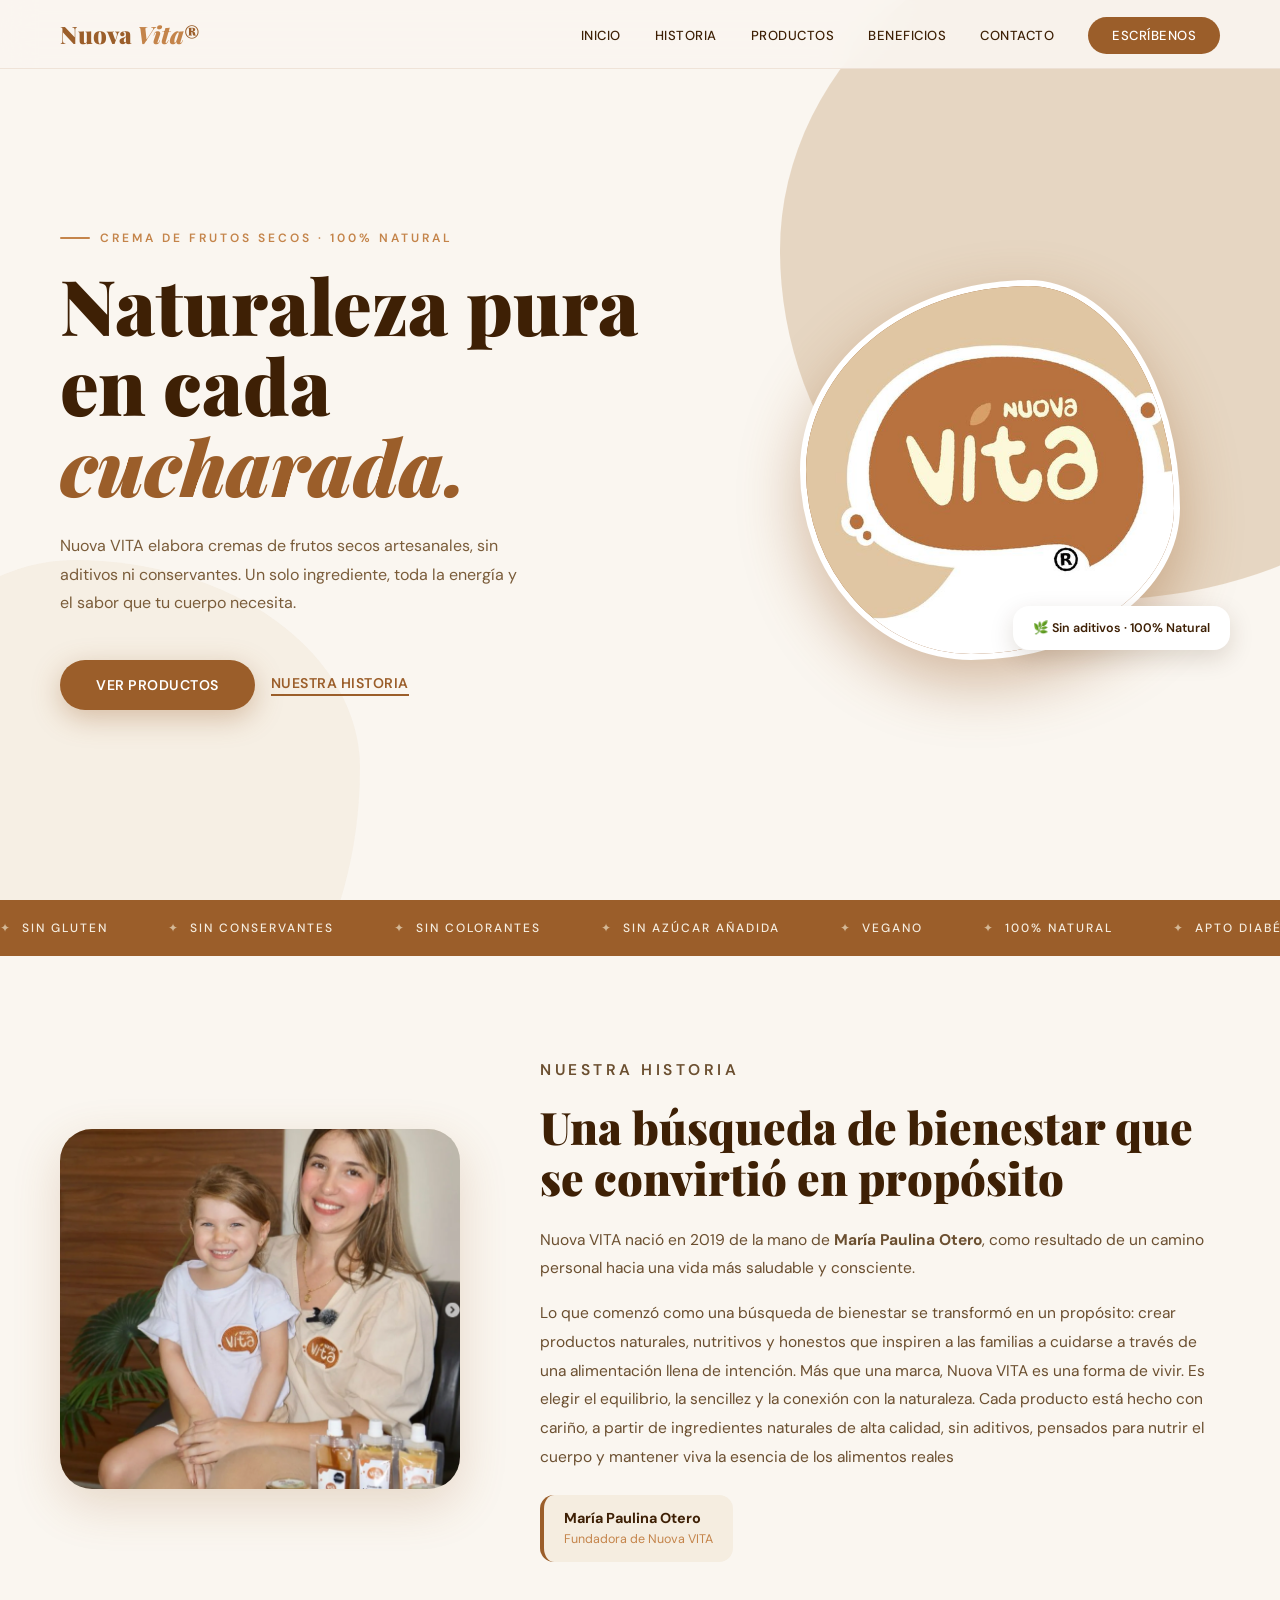
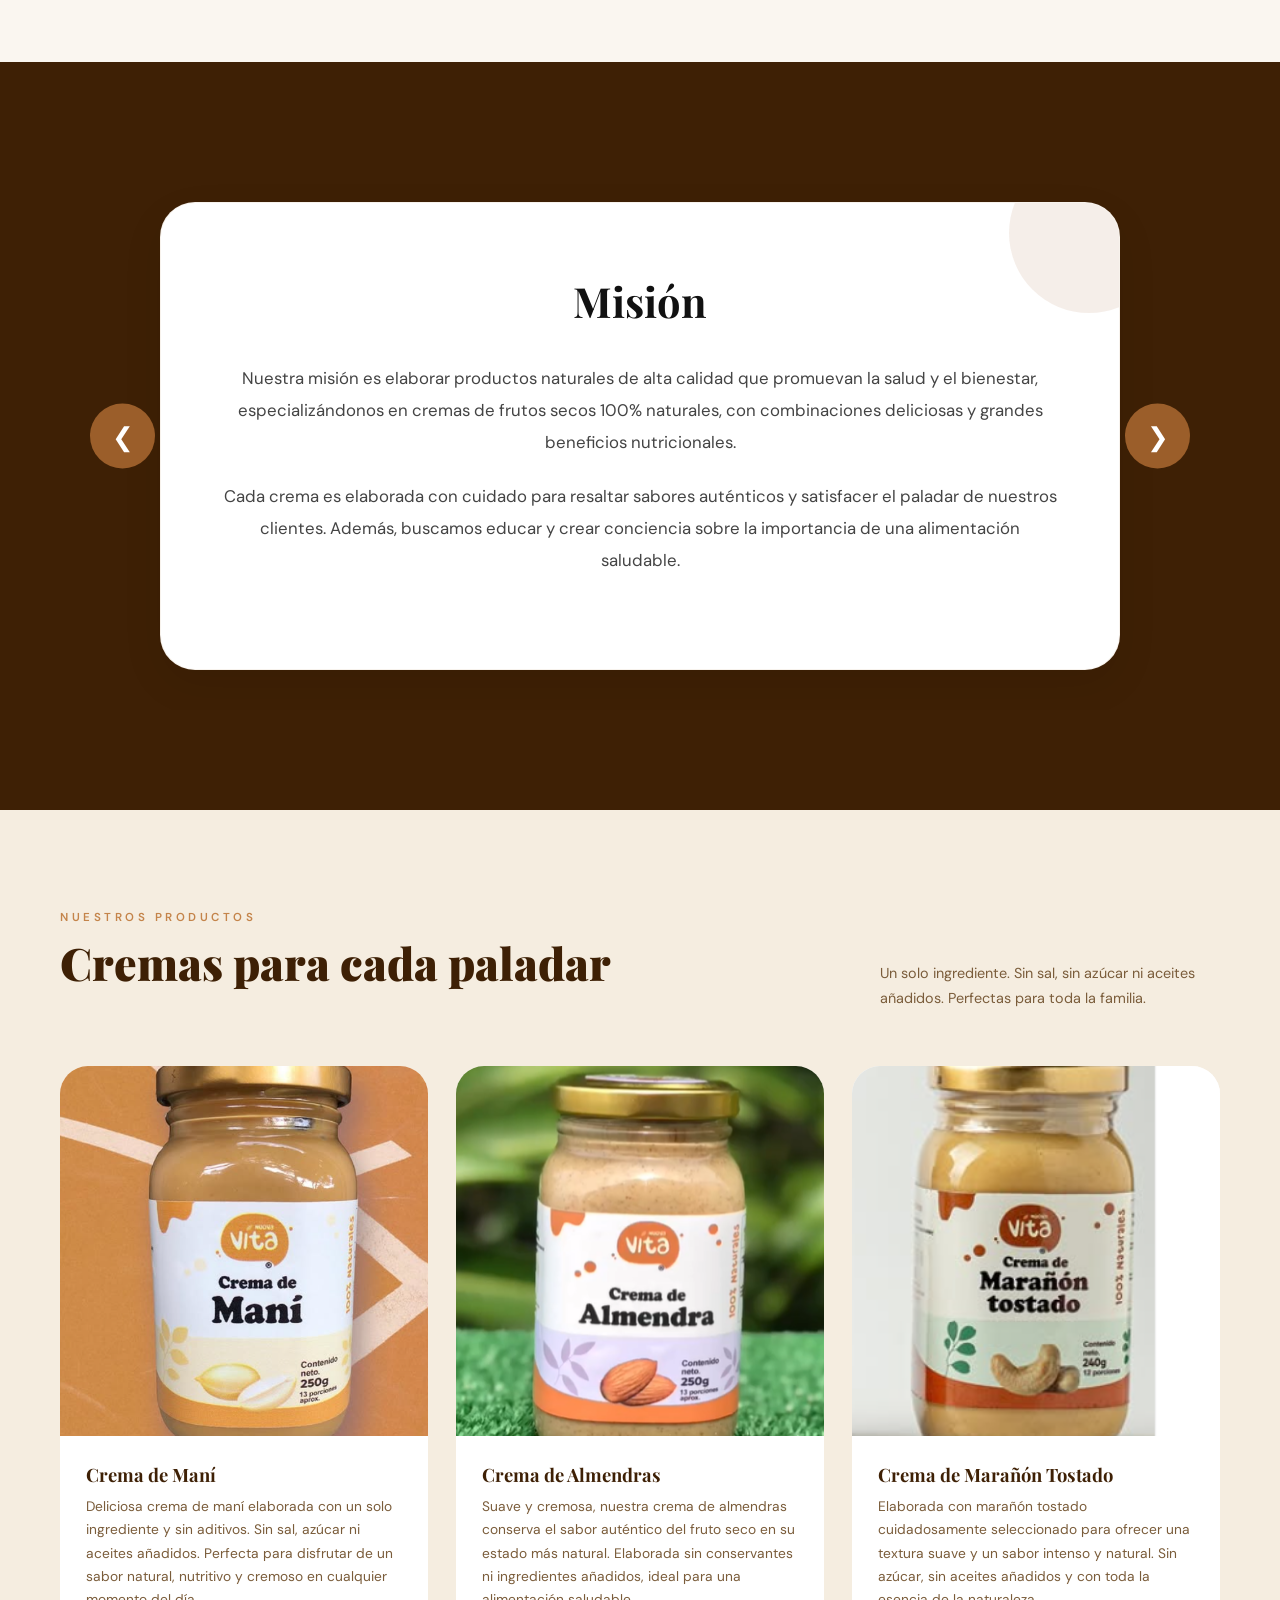
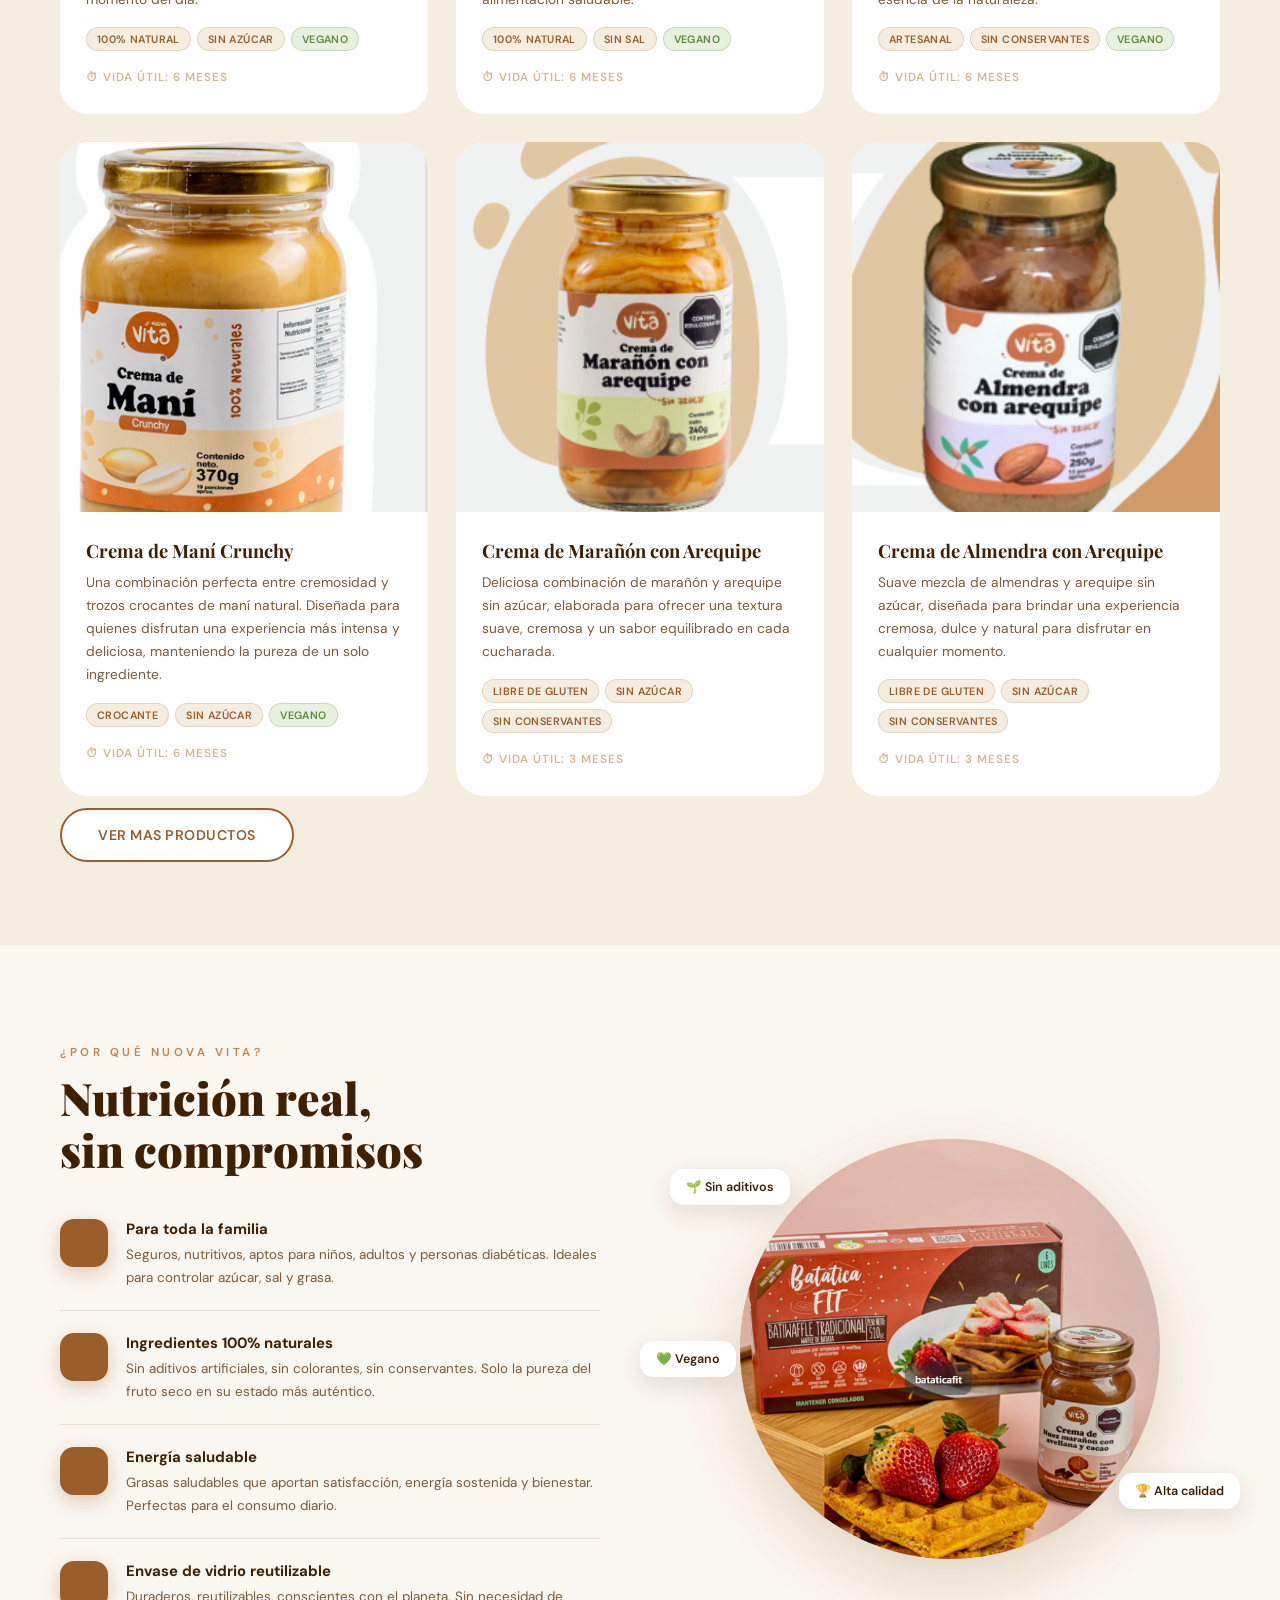
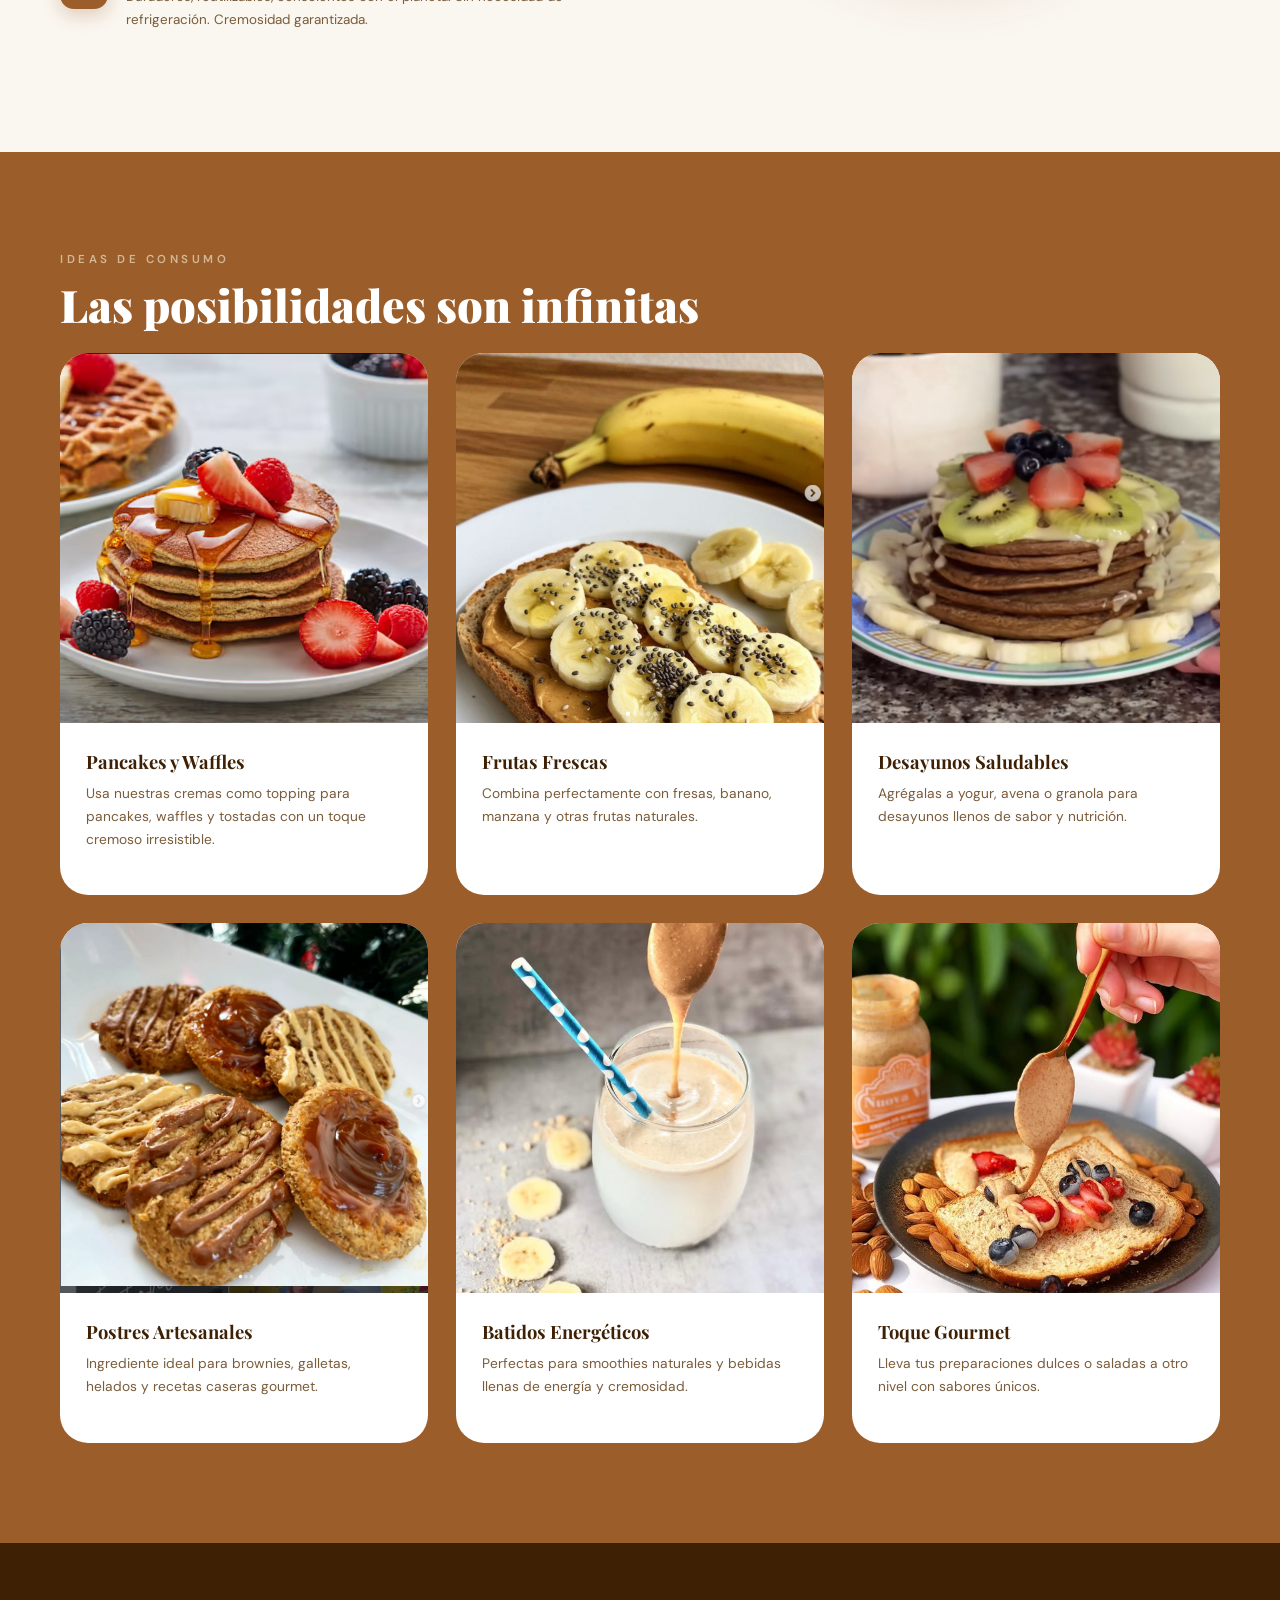
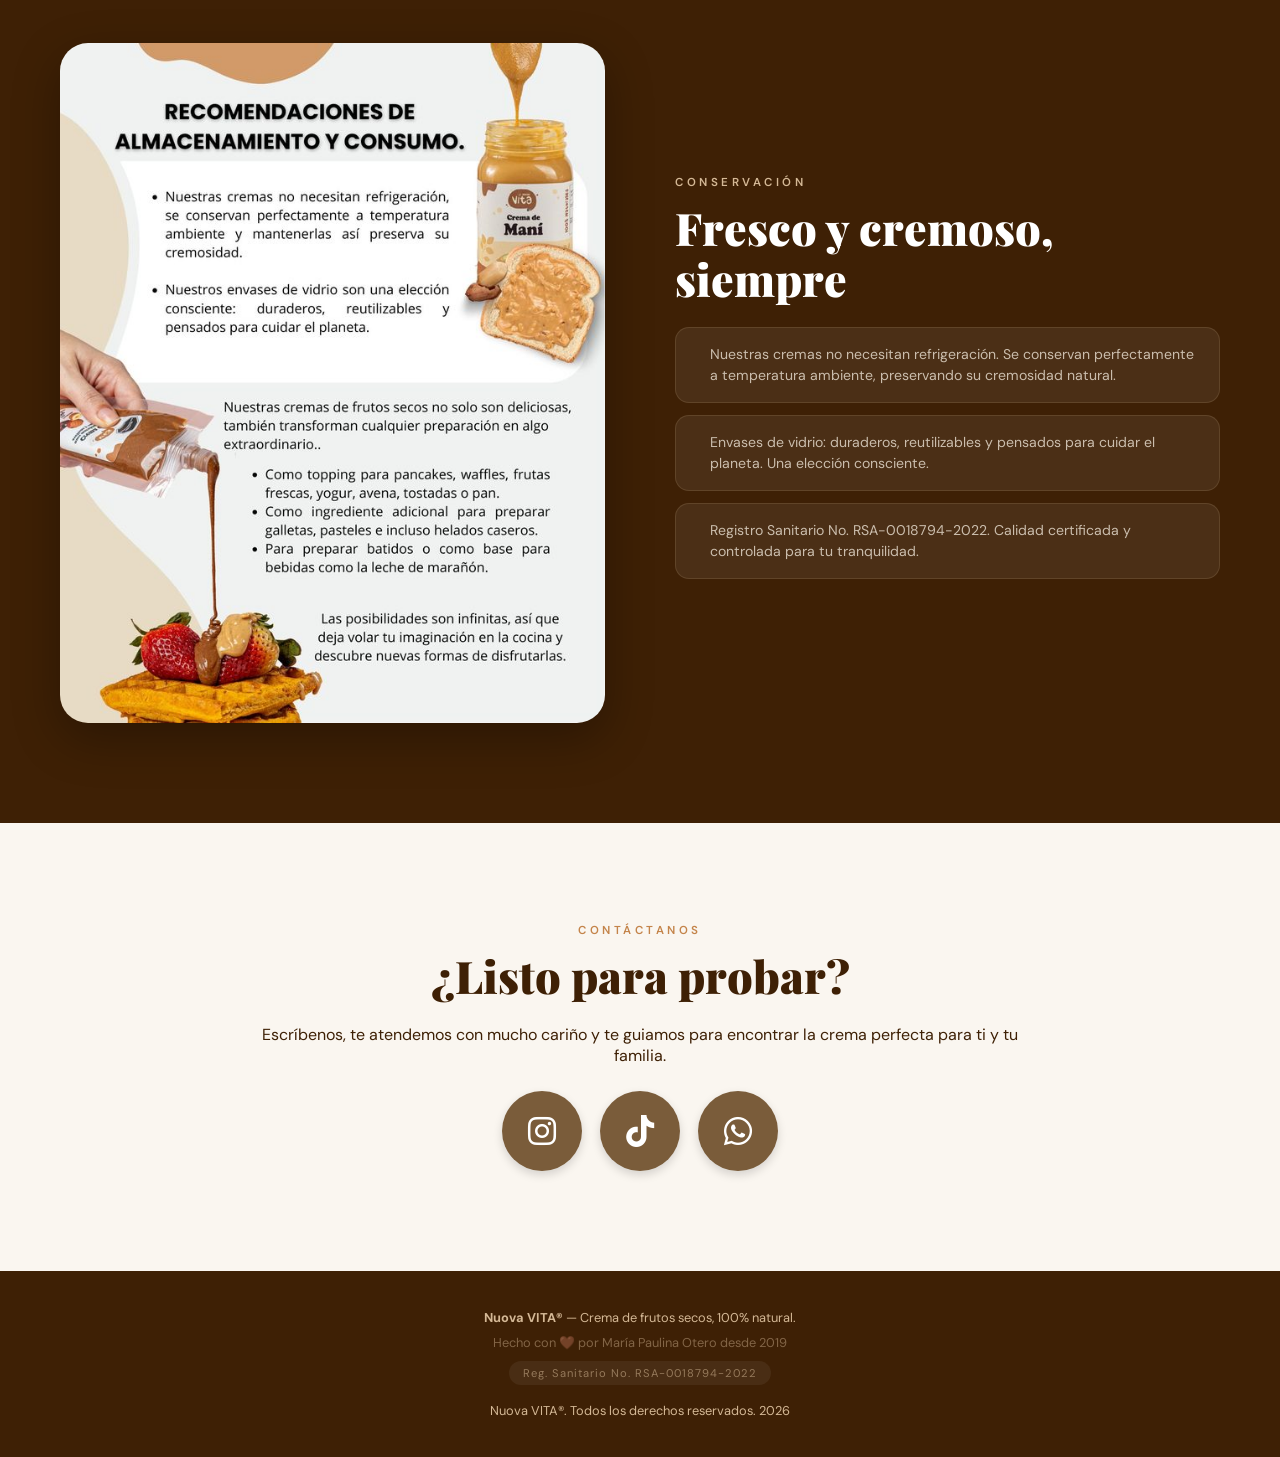
<file: index.html>
<!DOCTYPE html>
<html lang="en">

<head>
  <meta charset="UTF-8">
  <meta name="viewport" content="width=device-width, initial-scale=1.0">
  <title>Nuova Vita — Cremas de Frutos Secos 100% Naturales</title>
  <link rel="stylesheet" href="/CSS/style.css">
  <script src="JS/javaScript.js"></script>
  <!-- Fuente de Google Fonts -->
  <link
    href="https://fonts.googleapis.com/css2?family=Playfair+Display:ital,wght@0,700;0,900;1,700;1,900&family=DM+Sans:wght@300;400;500;600&display=swap"
    rel="stylesheet" />

  <link rel="stylesheet" href="https://cdnjs.cloudflare.com/ajax/libs/font-awesome/6.5.1/css/all.min.css">

</head>

<body>

  <nav>
    <div class="nav-logo"><a href="index.html">Nuova <span>Vita</span>®</a></div>
    <ul class="nav-links">
      <li><a href="#hero">Inicio</a></li>
      <li><a href="#historia">Historia</a></li>
      <li><a href="#productos">Productos</a></li>
      <li><a href="#beneficios">Beneficios</a></li>
      <li><a href="#contacto">Contacto</a></li>
      <li><a target="_blank" rel="noopener" href="https://wa.me/573162485871" class="nav-cta">Escríbenos</a></li>
    </ul>
  </nav>

  <!-- ===== HERO ===== -->
  <section class="hero" id="hero">
    <div class="hero-bg-blob"></div>
    <div class="hero-bg-blob2"></div>
    <div class="hero-inner">
      <div class="hero-text">
        <p class="hero-eyebrow">Crema de frutos secos · 100% Natural</p>
        <h1 class="hero-title">Naturaleza pura<br>en cada <em>cucharada.</em></h1>
        <p class="hero-sub">Nuova VITA elabora cremas de frutos secos artesanales, sin aditivos ni conservantes. Un solo
          ingrediente, toda la energía y el sabor que tu cuerpo necesita.</p>
        <div class="hero-actions">
          <a href="#productos" class="btn-primary">Ver productos</a>
          <a href="#historia" class="btn-ghost">Nuestra historia</a>
        </div>
      </div>
      <div class="hero-visual">
        <div class="hero-img-wrap">
          <img src="/Imagenes/Logo.jpg" alt="Nuova Vita cremas de frutos secos" />
        </div>
        <div class="hero-badge">🌿 Sin aditivos · 100% Natural</div>
      </div>
    </div>
  </section>

  <!-- ===== STRIP ===== -->
  <div class="strip">
    <div class="strip-track">
      <span class="strip-item">Sin Gluten </span><span class="strip-item">Sin Conservantes</span>
      <span class="strip-item">Sin Colorantes</span><span class="strip-item">Sin Azúcar Añadida</span>
      <span class="strip-item">Vegano</span><span class="strip-item">100% Natural</span>
      <span class="strip-item">Apto Diabéticos</span><span class="strip-item">Sin Sal Añadida</span>
      <span class="strip-item">Sin Gluten</span><span class="strip-item">Sin Conservantes</span>
      <span class="strip-item">Sin Colorantes</span><span class="strip-item">Sin Azúcar Añadida</span>
      <span class="strip-item">Vegano</span><span class="strip-item">100% Natural</span>
      <span class="strip-item">Apto Diabéticos</span><span class="strip-item">Sin Sal Añadida</span>
    </div>
  </div>

  <!-- ===== HISTORIA ===== -->
  <section class="section" id="historia">
    <div class="section-inner">
      <div class="historia-grid reveal">
        <div class="historia-img-col">
          <div class="historia-img-frame">
            <img src="/Imagenes/FundadoraNuovaVita.png" alt="Historia de Nuova VITA">
          </div>
        </div>
        <div class="historia-text">
          <p class="section-label">Nuestra Historia</p>
          <h2 class="section-title">Una búsqueda de bienestar que se convirtió en propósito</h2>
          <p>Nuova VITA nació en 2019 de la mano de <strong>María Paulina Otero</strong>, como
            resultado de un camino personal hacia una vida más saludable y consciente.
          </p>
          <p>Lo que comenzó como una búsqueda de bienestar se transformó en un
            propósito: crear productos naturales, nutritivos y honestos que inspiren a
            las familias a cuidarse a través de una alimentación llena de intención.
            Más que una marca, Nuova VITA es una forma de vivir. Es elegir el equilibrio,
            la sencillez y la conexión con la naturaleza. Cada producto está hecho con
            cariño, a partir de ingredientes naturales de alta calidad, sin aditivos,
            pensados para nutrir el cuerpo y mantener viva la esencia de los alimentos
            reales</p>
          <div class="founder-tag">
            <div><strong>María Paulina Otero</strong><span>Fundadora de Nuova VITA</span></div>
          </div>
        </div>
      </div>
    </div>
  </section>

  <!-- ===== CAROUSEL MISIÓN Y VISIÓN ===== -->
  <div class="mv-bg">
    <section class="mv-carousel">

      <div class="mv-track">

        <!-- MISIÓN -->
        <div class="mv-slide active">

          <div class="mv-card">

            <h3>Misión</h3>

            <p>
              Nuestra misión es elaborar productos naturales de alta calidad que promuevan la salud y el bienestar,
              especializándonos en cremas de frutos secos 100% naturales, con combinaciones deliciosas y grandes
              beneficios
              nutricionales.
            </p>

            <p>
              Cada crema es elaborada con cuidado para resaltar sabores auténticos y satisfacer el paladar de nuestros
              clientes. Además, buscamos educar y crear conciencia sobre la importancia de una alimentación saludable.
            </p>

          </div>

        </div>

        <!-- VISIÓN -->
        <div class="mv-slide">

          <div class="mv-card">

            <h3>Visión</h3>

            <p>
              La visión de Nuova VITA es convertirse, para el año 2026, en un productor y exportador líder
              de cremas de frutos secos de alta calidad, elaboradas con ingredientes 100% naturales y saludables.
            </p>

            <p>
              Trabajamos constantemente en la creación de nuevas combinaciones de sabores deliciosas, nutritivas y
              equilibradas, con el propósito de satisfacer las necesidades y preferencias de nuestros clientes en todo
              el
              mundo.
            </p>

            <p>
              Nuestro objetivo es consolidar nuestra reputación como líderes en la industria global de cremas de frutos
              secos.
            </p>

          </div>

        </div>

      </div>

      <!-- BOTONES -->
      <button class="mv-btn prev">❮</button>
      <button class="mv-btn next">❯</button>

    </section>

  </div>

  <!-- ===== PRODUCTOS ===== -->
  <section class="productos-bg" id="productos">
    <div class="productos-header reveal">
      <div>
        <p class="section-label">Nuestros Productos</p>
        <h2 class="section-title">Cremas para cada paladar</h2>
      </div>
      <p style="max-width:340px;color:#7A5C3A;font-size:.9rem;line-height:1.7;">Un solo ingrediente. Sin sal, sin azúcar
        ni aceites añadidos. Perfectas para toda la familia.</p>
    </div>
    <div class="productos-grid">

      <!-- CREMA DE MANÍ -->
      <div class="prod-card reveal">
        <div class="prod-img">
          <img src="/Imagenes/Mani.png" alt="Crema de maní" />
        </div>

        <div class="prod-body">

          <div class="prod-name">Crema de Maní</div>

          <p class="prod-desc">
            Deliciosa crema de maní elaborada con un solo ingrediente y sin aditivos.
            Sin sal, azúcar ni aceites añadidos. Perfecta para disfrutar de un sabor
            natural, nutritivo y cremoso en cualquier momento del día.
          </p>

          <div class="prod-badges">
            <span class="pbadge">100% Natural</span>
            <span class="pbadge">Sin azúcar</span>
            <span class="pbadge vegan">Vegano</span>
          </div>

          <span class="shelf">⏱ Vida útil: 6 meses</span>

        </div>
      </div>

      <!-- CREMA DE ALMENDRAS -->
      <div class="prod-card reveal">
        <div class="prod-img">
          <img src="/Imagenes/Almendra.png" alt="Crema de almendras" />
        </div>

        <div class="prod-body">

          <div class="prod-name">Crema de Almendras</div>

          <p class="prod-desc">
            Suave y cremosa, nuestra crema de almendras conserva el sabor auténtico
            del fruto seco en su estado más natural. Elaborada sin conservantes ni
            ingredientes añadidos, ideal para una alimentación saludable.
          </p>

          <div class="prod-badges">
            <span class="pbadge">100% Natural</span>
            <span class="pbadge">Sin sal</span>
            <span class="pbadge vegan">Vegano</span>
          </div>

          <span class="shelf">⏱ Vida útil: 6 meses</span>

        </div>
      </div>

      <!-- CREMA DE MARAÑÓN TOSTADO -->
      <div class="prod-card reveal">
        <div class="prod-img">
          <img src="/Imagenes/Marañon Tostado.png" alt="Crema de marañón" />
        </div>

        <div class="prod-body">

          <div class="prod-name">Crema de Marañón Tostado</div>

          <p class="prod-desc">
            Elaborada con marañón tostado cuidadosamente seleccionado para ofrecer
            una textura suave y un sabor intenso y natural. Sin azúcar, sin aceites
            añadidos y con toda la esencia de la naturaleza.
          </p>

          <div class="prod-badges">
            <span class="pbadge">Artesanal</span>
            <span class="pbadge">Sin conservantes</span>
            <span class="pbadge vegan">Vegano</span>
          </div>

          <span class="shelf">⏱ Vida útil: 6 meses</span>

        </div>
      </div>

      <!-- CREMA DE MANÍ CRUNCHY -->
      <div class="prod-card reveal">
        <div class="prod-img">
          <img src="/Imagenes/Mani Crunchy.png" alt="Crema de maní crunchy" />
        </div>

        <div class="prod-body">

          <div class="prod-name">Crema de Maní Crunchy</div>

          <p class="prod-desc">
            Una combinación perfecta entre cremosidad y trozos crocantes de maní
            natural. Diseñada para quienes disfrutan una experiencia más intensa y
            deliciosa, manteniendo la pureza de un solo ingrediente.
          </p>

          <div class="prod-badges">
            <span class="pbadge">Crocante</span>
            <span class="pbadge">Sin azúcar</span>
            <span class="pbadge vegan">Vegano</span>
          </div>

          <span class="shelf">⏱ Vida útil: 6 meses</span>

        </div>
      </div>

      <!-- CREMA DE MARAÑÓN CON AREQUIPE -->
      <div class="prod-card reveal">
        <div class="prod-img">
          <img src="/Imagenes/Marañon con Arequipe.png" alt="Marañón con arequipe" />
        </div>

        <div class="prod-body">

          <div class="prod-name">Crema de Marañón con Arequipe</div>

          <p class="prod-desc">
            Deliciosa combinación de marañón y arequipe sin azúcar,
            elaborada para ofrecer una textura suave, cremosa y un
            sabor equilibrado en cada cucharada.
          </p>

          <div class="prod-badges">
            <span class="pbadge">Libre de gluten</span>
            <span class="pbadge">Sin azúcar</span>
            <span class="pbadge">Sin conservantes</span>
          </div>

          <span class="shelf">⏱ Vida útil: 3 meses</span>

        </div>
      </div>

      <!-- CREMA DE ALMENDRA CON AREQUIPE -->
      <div class="prod-card reveal">
        <div class="prod-img">
          <img src="/Imagenes/Alemndra con Arequipe.png" alt="Almendra con arequipe" />
        </div>

        <div class="prod-body">

          <div class="prod-name">Crema de Almendra con Arequipe</div>

          <p class="prod-desc">
            Suave mezcla de almendras y arequipe sin azúcar,
            diseñada para brindar una experiencia cremosa,
            dulce y natural para disfrutar en cualquier momento.
          </p>

          <div class="prod-badges">
            <span class="pbadge">Libre de gluten</span>
            <span class="pbadge">Sin azúcar</span>
            <span class="pbadge">Sin conservantes</span>
          </div>

          <span class="shelf">⏱ Vida útil: 3 meses</span>

        </div>
      </div>

      <div class="hero-btn reveal">
        <a href="Productos_Nuova_Vita.html" class="btn-secondary">Ver mas productos</a>
      </div>
  </section>



  <!-- ===== BENEFICIOS ===== -->
  <section class="section" id="beneficios">
    <div class="section-inner">
      <div class="ben-grid reveal">
        <div>
          <p class="section-label">¿Por qué Nuova Vita?</p>
          <h2 class="section-title">Nutrición real,<br>sin compromisos</h2>
          <ul class="ben-list">
            <li>
              <div class="ben-ico"></div>
              <div class="ben-txt"><strong>Para toda la familia</strong><span>Seguros, nutritivos, aptos para
                  niños,
                  adultos y personas diabéticas. Ideales para controlar azúcar, sal y grasa.</span></div>
            </li>
            <li>
              <div class="ben-ico"></div>
              <div class="ben-txt"><strong>Ingredientes 100% naturales</strong><span>Sin aditivos artificiales,
                  sin
                  colorantes, sin conservantes. Solo la pureza del fruto seco en su estado más auténtico.</span>
              </div>
            </li>
            <li>
              <div class="ben-ico"></div>
              <div class="ben-txt"><strong>Energía saludable</strong><span>Grasas saludables que aportan
                  satisfacción,
                  energía sostenida y bienestar. Perfectas para el consumo diario.</span></div>
            </li>
            <li>
              <div class="ben-ico"></div>
              <div class="ben-txt"><strong>Envase de vidrio reutilizable</strong><span>Duraderos, reutilizables,
                  conscientes con el planeta. Sin necesidad de refrigeración. Cremosidad garantizada.</span></div>
            </li>
          </ul>
        </div>
        <div class="ben-visual">
          <div class="ben-img-blob"><img src="/Imagenes/Beneficios.png" alt="Nutrición Nuova Vita" /></div>
          <div class="mini-float mf1">🌱 Sin aditivos</div>
          <div class="mini-float mf2">🏆 Alta calidad</div>
          <div class="mini-float mf3">💚 Vegano</div>
        </div>
      </div>
    </div>
  </section>

  <!-- ===== USO ===== -->
  <section class="uso-bg">

    <div class="uso-inner reveal">

      <p class="section-label">Ideas de consumo</p>

      <h2 class="section-title">
        Las posibilidades son infinitas
      </h2>

      <div class="productos-grid">

        <!-- PANCAKES -->
        <div class="prod-card reveal">

          <div class="prod-img">
            <img src="/Imagenes/Pancakes.png" alt="Pancakes y waffles" />
          </div>

          <div class="prod-body">

            <div class="prod-name">Pancakes y Waffles</div>

            <p class="prod-desc">
              Usa nuestras cremas como topping para pancakes,
              waffles y tostadas con un toque cremoso irresistible.
            </p>

          </div>

        </div>

        <!-- FRUTAS -->
        <div class="prod-card reveal">

          <div class="prod-img">
            <img src="/Imagenes/Frutas.png" alt="Frutas frescas" />
          </div>

          <div class="prod-body">

            <div class="prod-name">Frutas Frescas</div>

            <p class="prod-desc">
              Combina perfectamente con fresas, banano,
              manzana y otras frutas naturales.
            </p>

          </div>

        </div>

        <!-- DESAYUNOS -->
        <div class="prod-card reveal">

          <div class="prod-img">
            <img src="/Imagenes/DesayunoSaludable.png" alt="Desayunos saludables" />
          </div>

          <div class="prod-body">

            <div class="prod-name">Desayunos Saludables</div>

            <p class="prod-desc">
              Agrégalas a yogur, avena o granola para
              desayunos llenos de sabor y nutrición.
            </p>

          </div>

        </div>

        <!-- POSTRES -->
        <div class="prod-card reveal">

          <div class="prod-img">
            <img src="/Imagenes/Galletas.png" alt="Postres artesanales" />
          </div>

          <div class="prod-body">

            <div class="prod-name">Postres Artesanales</div>

            <p class="prod-desc">
              Ingrediente ideal para brownies, galletas,
              helados y recetas caseras gourmet.
            </p>

          </div>

        </div>

        <!-- BATIDOS -->
        <div class="prod-card reveal">

          <div class="prod-img">
            <img src="/Imagenes/Batidos.png" alt="Batidos energéticos" />
          </div>

          <div class="prod-body">

            <div class="prod-name">Batidos Energéticos</div>

            <p class="prod-desc">
              Perfectas para smoothies naturales y bebidas
              llenas de energía y cremosidad.
            </p>

          </div>

        </div>

        <!-- GOURMET -->
        <div class="prod-card reveal">

          <div class="prod-img">
            <img src="/Imagenes/Gourtmet.png" alt="Toque gourmet" />
          </div>

          <div class="prod-body">

            <div class="prod-name">Toque Gourmet</div>

            <p class="prod-desc">
              Lleva tus preparaciones dulces o saladas
              a otro nivel con sabores únicos.
            </p>

          </div>

        </div>

      </div>

    </div>

  </section>

  <!-- ===== ALMACENAMIENTO ===== -->
  <div class="almacen-bg">
    <div class="almacen-inner reveal">
      <div class="almacen-img"><img src="/Imagenes/Recomendaciones.jpg"
          alt="Almacenamiento de cremas de frutos secos Nuova Vita" /></div>
      <div>
        <p class="section-label">Conservación</p>
        <h2 class="section-title">Fresco y cremoso, siempre</h2>
        <div class="almacen-tips">
          <div class="tip"><span class="te"></span>
            <p>Nuestras cremas no necesitan refrigeración. Se conservan perfectamente a temperatura ambiente,
              preservando su cremosidad natural.</p>
          </div>
          <div class="tip"><span class="te"></span>
            <p>Envases de vidrio: duraderos, reutilizables y pensados para cuidar el planeta. Una elección
              consciente.
            </p>
          </div>
          <div class="tip"><span class="te"></span>
            <p>Registro Sanitario No. RSA-0018794-2022. Calidad certificada y controlada para tu tranquilidad.</p>
          </div>
        </div>
      </div>
    </div>
  </div>

  <!-- ===== CONTACTO ===== -->
  <section class="contact-bg" id="contacto">

    <div class="contact-inner reveal">

      <p class="section-label">Contáctanos</p>

      <h2 class="section-title">
        ¿Listo para probar?
      </h2>

      <p class="contact-text">
        Escríbenos, te atendemos con mucho cariño y te guiamos
        para encontrar la crema perfecta para ti y tu familia.
      </p>

      <!-- ===== REDES SOCIALES NUOVA VITA ===== -->

      <div class="social-container">

        <!-- Instagram -->
        <a aria-label="Instagram" class="social-icon" target="_blank" rel="noopener"
          href="https://www.instagram.com/nuovavita_co/">

          <i class="fab fa-instagram"></i>

        </a>

        <!-- TikTok -->
        <a aria-label="TikTok" class="social-icon" target="_blank" rel="noopener"
          href="https://www.tiktok.com/%40nuovavita.co_?_t=ZS-8uY02bs9EvA&_r=1&fbclid=PAb21jcARzVv5leHRuA2FlbQIxMQBzcnRjBmFwcF9pZA81NjcwNjczNDMzNTI0MjcAAacM51urgR5W07ph0xhktjvWYg_Wd7izOxP6NFB6J-1WE8NRTzuWZQUJtGMfLw_aem_udyZ7SjcYaJRMu22l9dNyQ">

          <i class="fab fa-tiktok"></i>

        </a>
        <!-- WhatsApp -->
        <a aria-label="WhatsApp" class="social-icon" target="_blank" rel="noopener" href="https://wa.me/573162485871">

          <i class="fab fa-whatsapp"></i>

        </a>

      </div>

  </section>

  <footer>
    <p><strong style="color:var(--sand)">Nuova VITA®</strong> — Crema de frutos secos, 100% natural.</p>
    <p style="margin-top:8px;color:rgba(212,184,150,.45)">Hecho con 🤎 por María Paulina Otero desde 2019</p>
    <span class="foot-reg">Reg. Sanitario No. RSA-0018794-2022</span> <br> <br>
    <p>Nuova VITA®. Todos los derechos reservados. 2026</p>
  </footer>


</body>

</html>
</file>
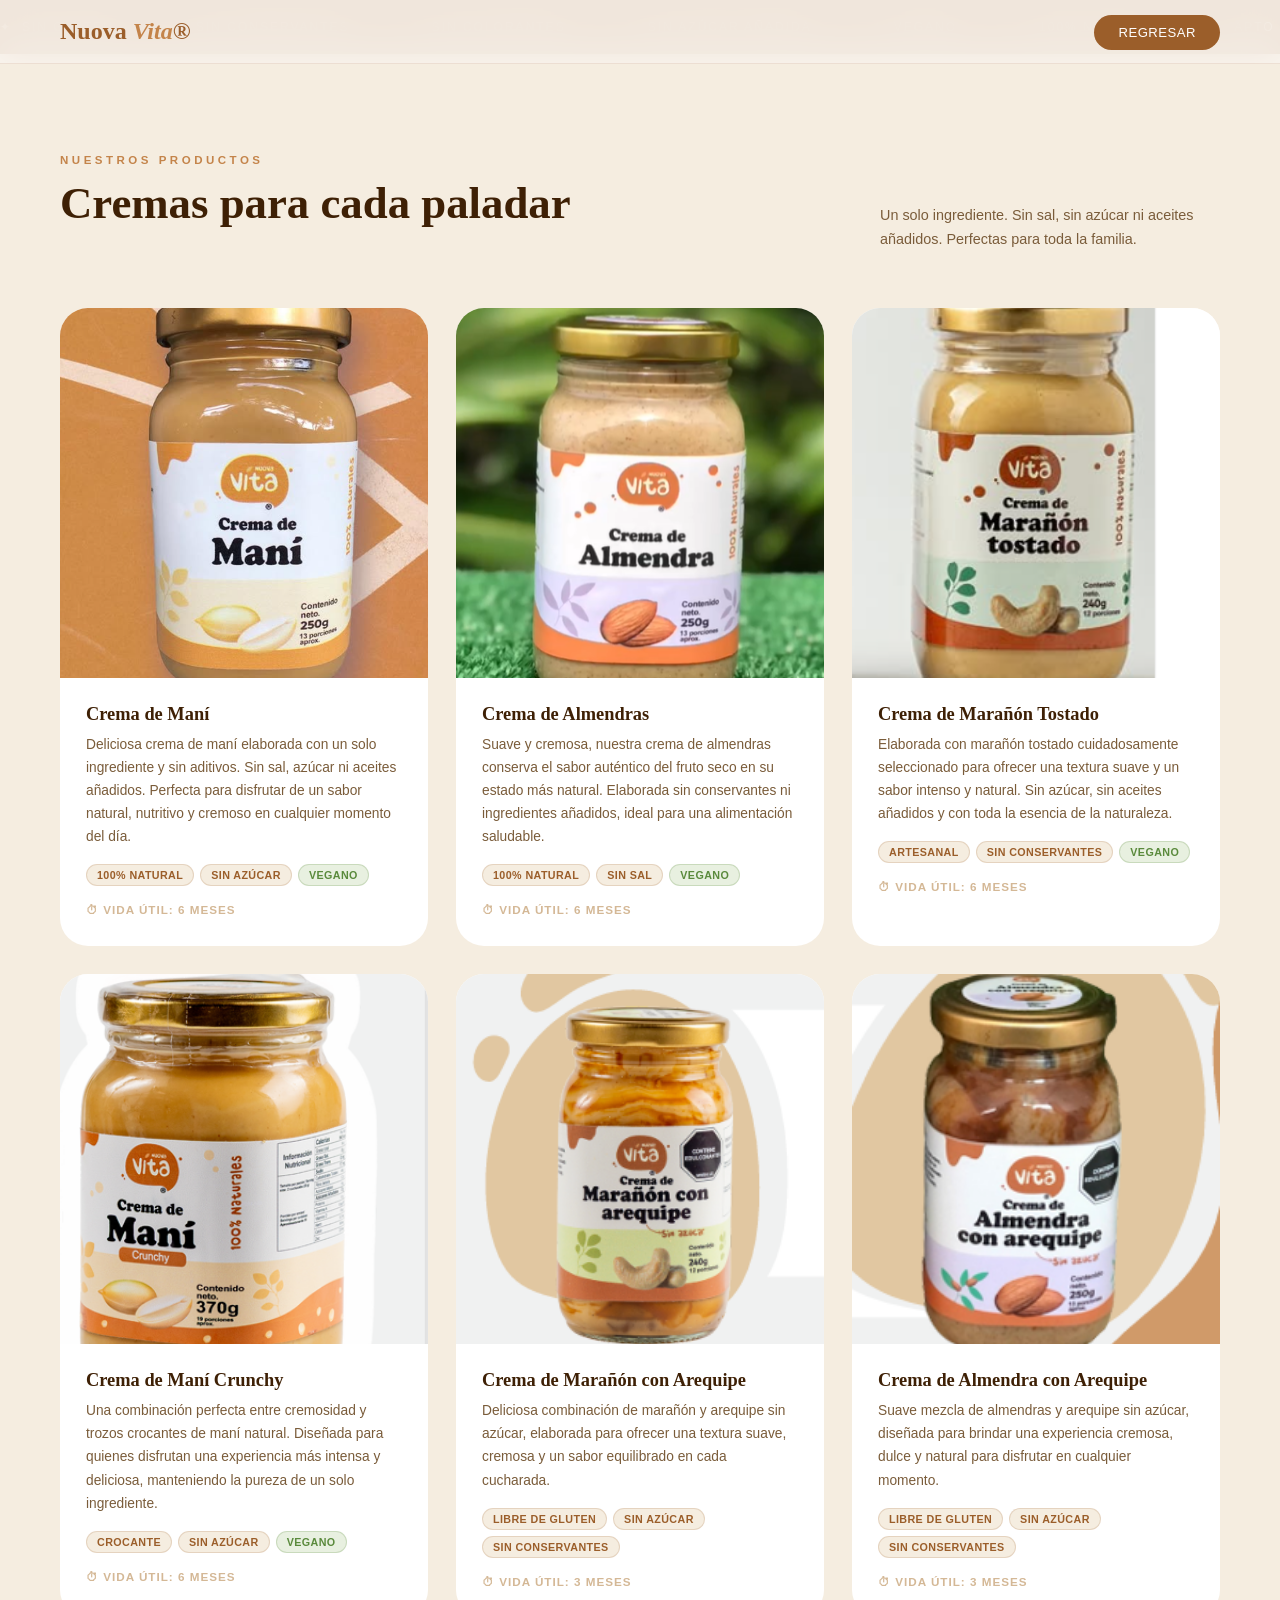
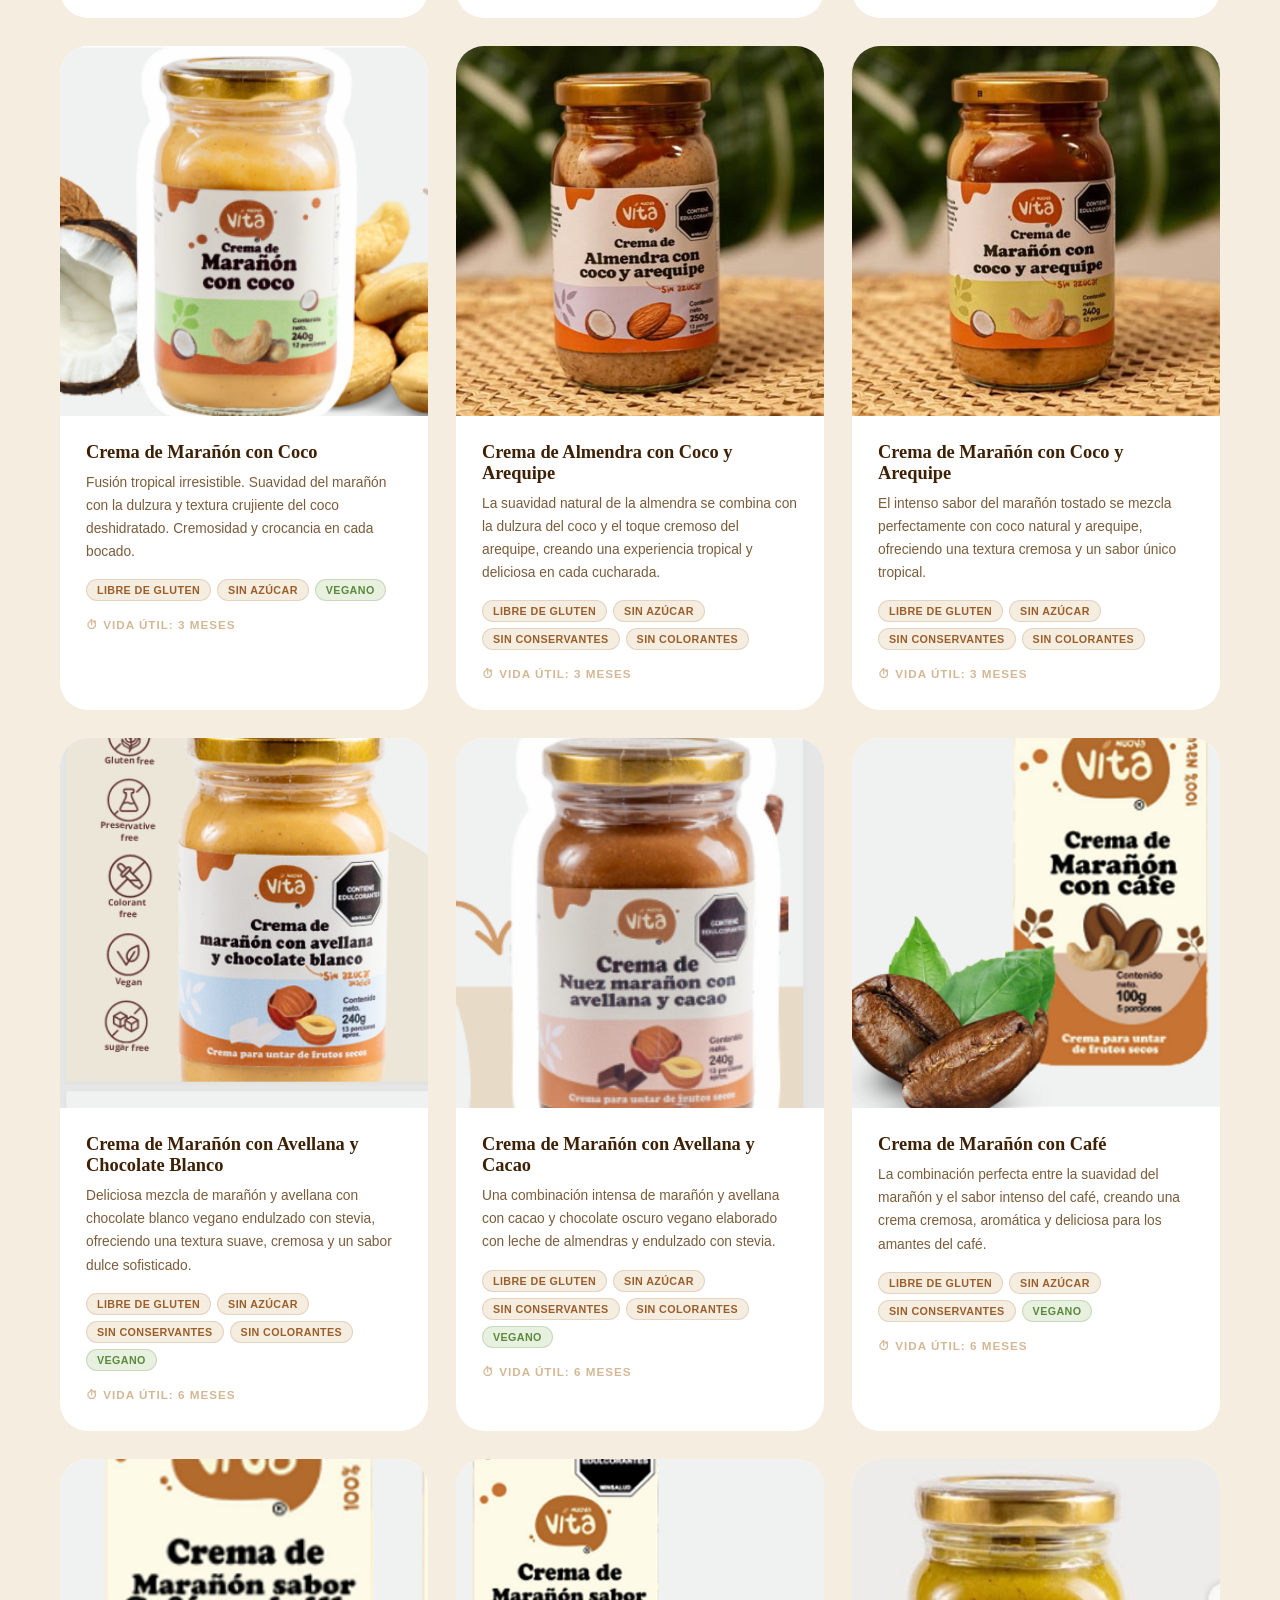
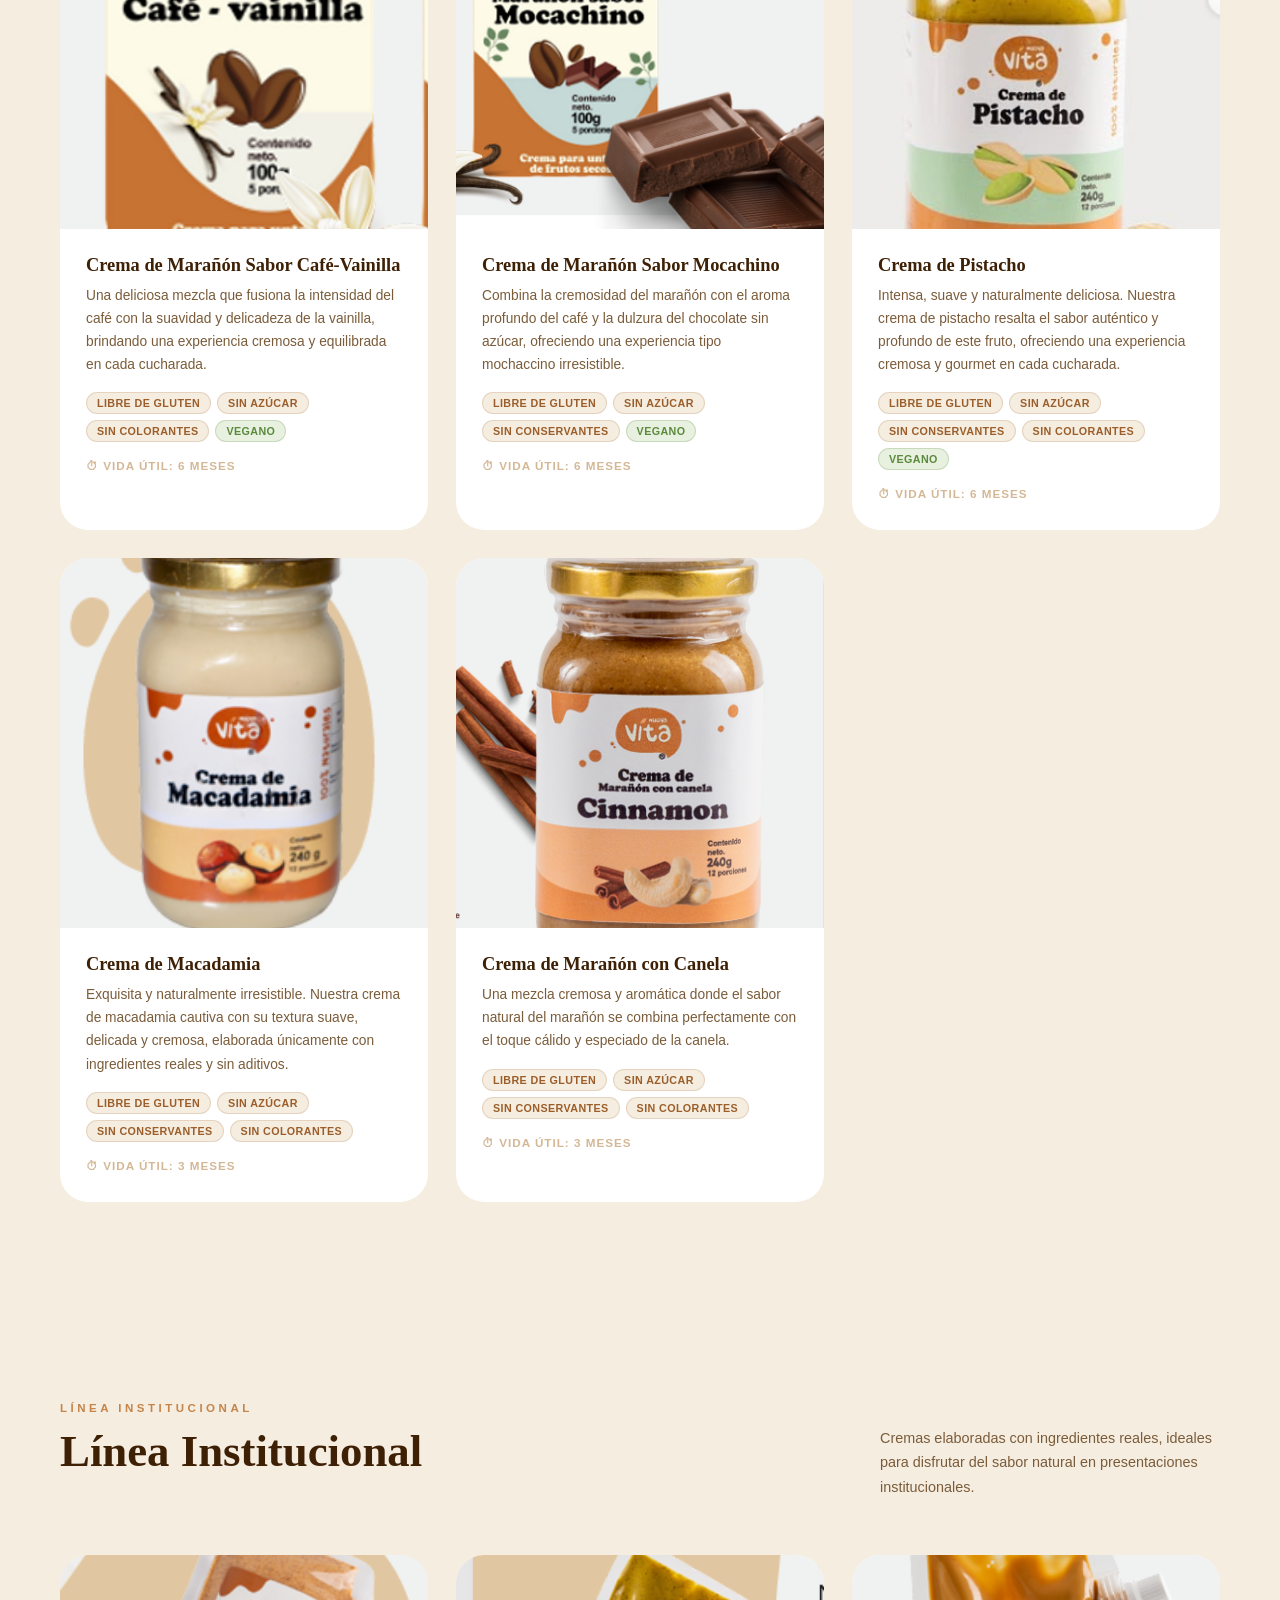
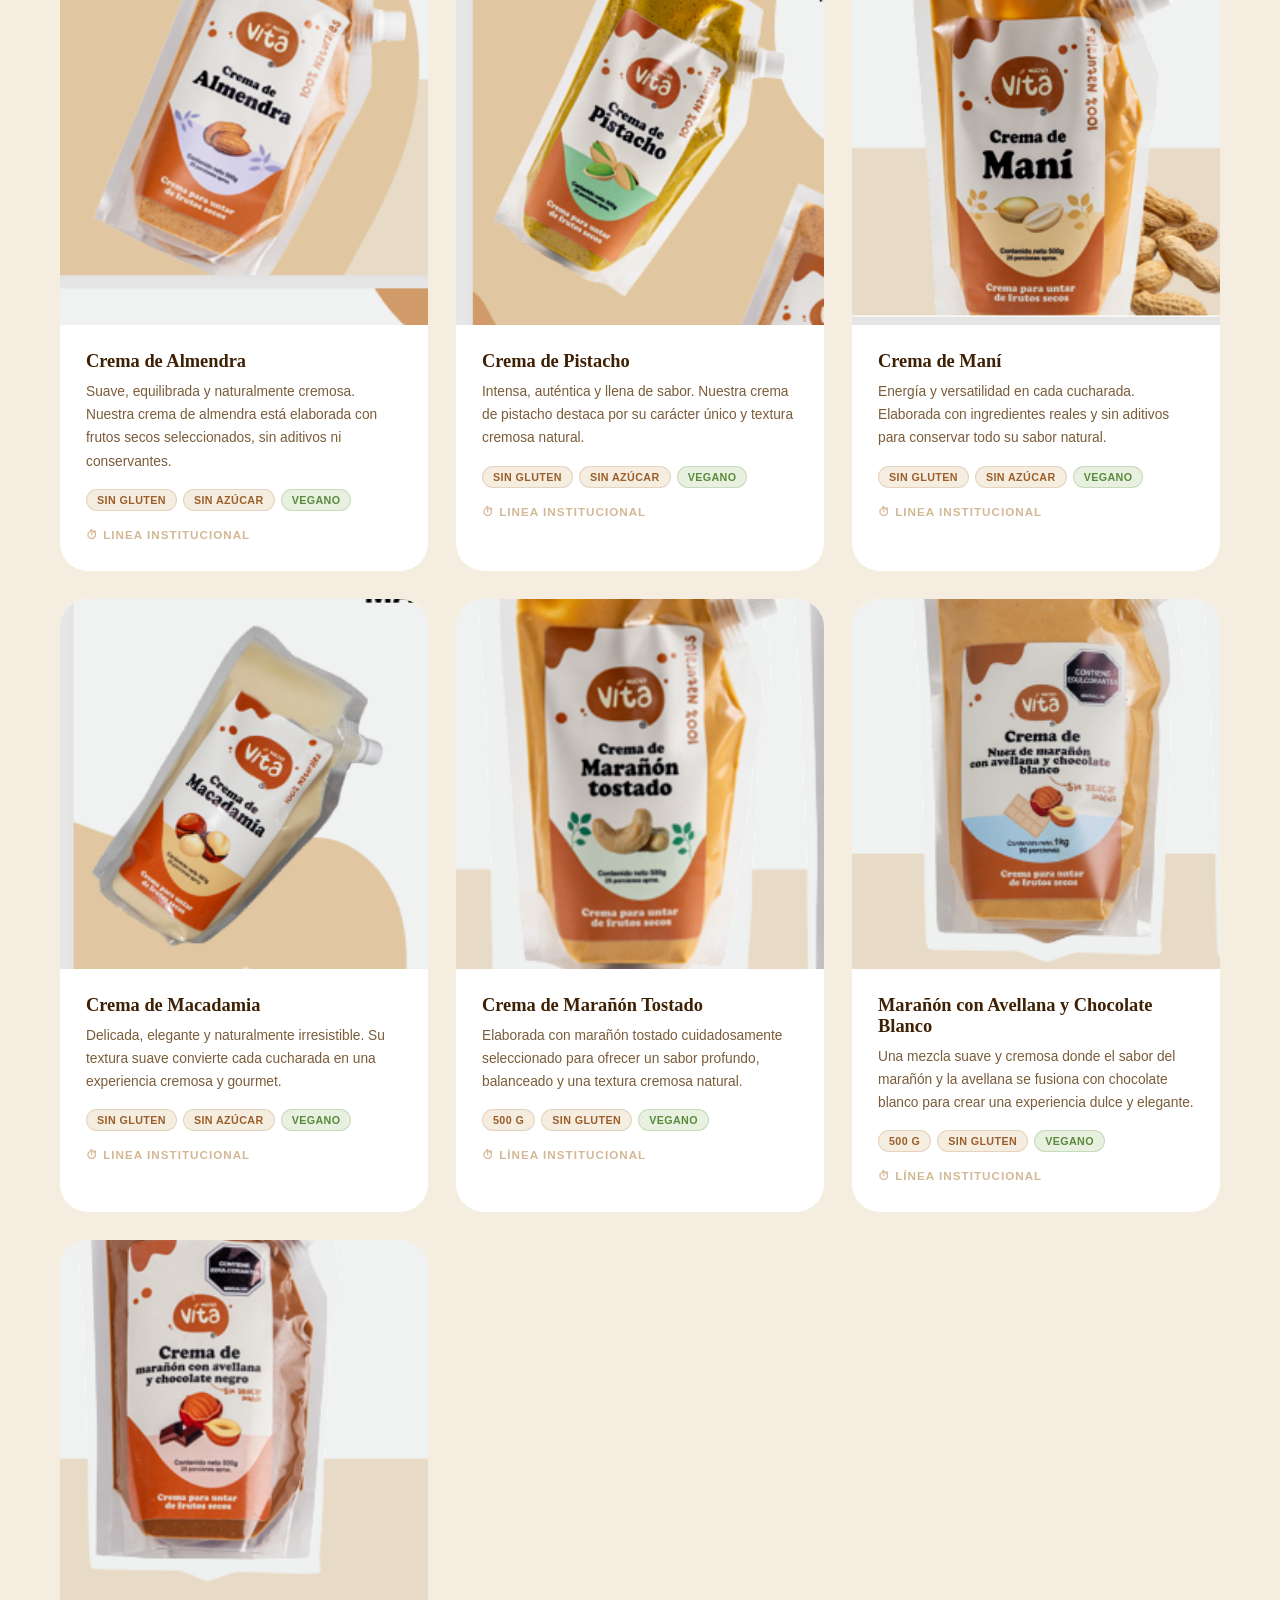
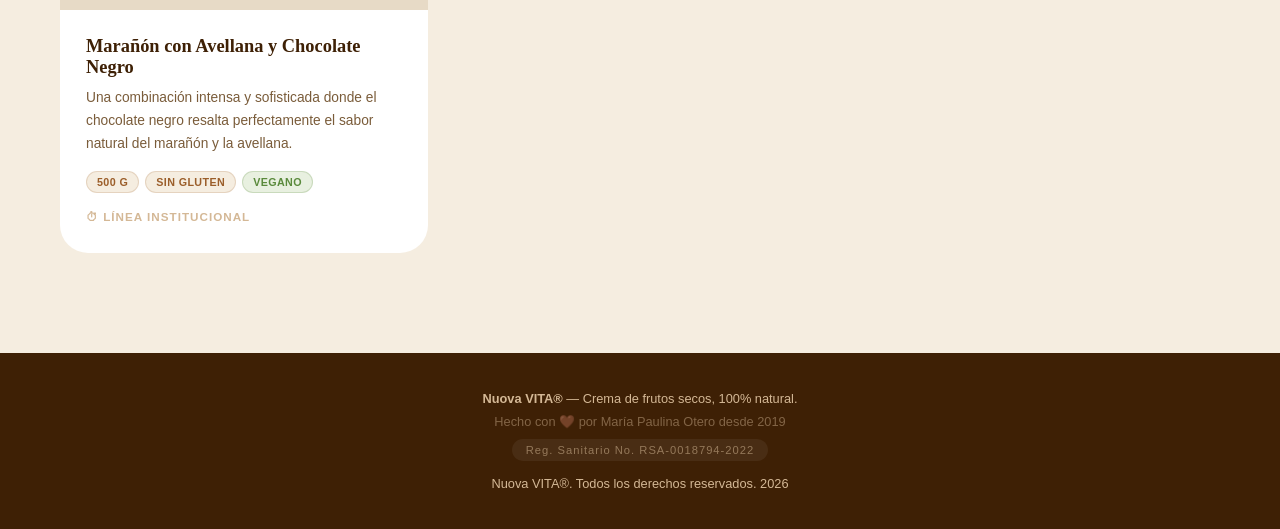
<file: Productos_Nuova_Vita.html>
<!DOCTYPE html>
<html lang="en">

<head>
    <meta charset="UTF-8">
    <meta name="viewport" content="width=device-width, initial-scale=1.0">
    <title>Nuova VITA | Productos</title>
    <link rel="stylesheet" href="CSS/productos.css">
</head>

<body>
    <nav>
        <div class="nav-logo"><a href="index.html">Nuova <span>Vita</span>®</a></div>
        <ul class="nav-links">
            <li><a href="index.html" class="nav-cta">Regresar</a></li>
        </ul>
    </nav>

    <!-- ===== STRIP ===== -->
    <div class="strip">
        <div class="strip-track">
            <span class="strip-item">Sin Gluten </span><span class="strip-item">Sin Conservantes</span>
            <span class="strip-item">Sin Colorantes</span><span class="strip-item">Sin Azúcar Añadida</span>
            <span class="strip-item">Vegano</span><span class="strip-item">100% Natural</span>
            <span class="strip-item">Apto Diabéticos</span><span class="strip-item">Sin Sal Añadida</span>
            <span class="strip-item">Sin Gluten</span><span class="strip-item">Sin Conservantes</span>
            <span class="strip-item">Sin Colorantes</span><span class="strip-item">Sin Azúcar Añadida</span>
            <span class="strip-item">Vegano</span><span class="strip-item">100% Natural</span>
            <span class="strip-item">Apto Diabéticos</span><span class="strip-item">Sin Sal Añadida</span>
        </div>
    </div>

    <!-- ===== PRODUCTOS ===== -->
    <section class="productos-bg" id="productos">
        <div class="productos-header reveal">
            <div>
                <p class="section-label">Nuestros Productos</p>
                <h2 class="section-title">Cremas para cada paladar</h2>
            </div>
            <p style="max-width:340px;color:#7A5C3A;font-size:.9rem;line-height:1.7;">Un solo ingrediente. Sin sal, sin
                azúcar
                ni aceites añadidos. Perfectas para toda la familia.</p>
        </div>
        <div class="productos-grid">

            <!-- CREMA DE MANÍ -->
            <div class="prod-card reveal">
                <div class="prod-img">
                    <img src="/Imagenes/Mani.png" alt="Crema de maní" />
                </div>

                <div class="prod-body">

                    <div class="prod-name">Crema de Maní</div>

                    <p class="prod-desc">
                        Deliciosa crema de maní elaborada con un solo ingrediente y sin aditivos.
                        Sin sal, azúcar ni aceites añadidos. Perfecta para disfrutar de un sabor
                        natural, nutritivo y cremoso en cualquier momento del día.
                    </p>

                    <div class="prod-badges">
                        <span class="pbadge">100% Natural</span>
                        <span class="pbadge">Sin azúcar</span>
                        <span class="pbadge vegan">Vegano</span>
                    </div>

                    <span class="shelf">⏱ Vida útil: 6 meses</span>

                </div>
            </div>

            <!-- CREMA DE ALMENDRAS -->
            <div class="prod-card reveal">
                <div class="prod-img">
                    <img src="/Imagenes/Almendra.png" alt="Crema de almendras" />
                </div>

                <div class="prod-body">

                    <div class="prod-name">Crema de Almendras</div>

                    <p class="prod-desc">
                        Suave y cremosa, nuestra crema de almendras conserva el sabor auténtico
                        del fruto seco en su estado más natural. Elaborada sin conservantes ni
                        ingredientes añadidos, ideal para una alimentación saludable.
                    </p>

                    <div class="prod-badges">
                        <span class="pbadge">100% Natural</span>
                        <span class="pbadge">Sin sal</span>
                        <span class="pbadge vegan">Vegano</span>
                    </div>

                    <span class="shelf">⏱ Vida útil: 6 meses</span>

                </div>
            </div>

            <!-- CREMA DE MARAÑÓN TOSTADO -->
            <div class="prod-card reveal">
                <div class="prod-img">
                    <img src="/Imagenes/Marañon Tostado.png" alt="Crema de marañón" />
                </div>

                <div class="prod-body">

                    <div class="prod-name">Crema de Marañón Tostado</div>

                    <p class="prod-desc">
                        Elaborada con marañón tostado cuidadosamente seleccionado para ofrecer
                        una textura suave y un sabor intenso y natural. Sin azúcar, sin aceites
                        añadidos y con toda la esencia de la naturaleza.
                    </p>

                    <div class="prod-badges">
                        <span class="pbadge">Artesanal</span>
                        <span class="pbadge">Sin conservantes</span>
                        <span class="pbadge vegan">Vegano</span>
                    </div>

                    <span class="shelf">⏱ Vida útil: 6 meses</span>

                </div>
            </div>

            <!-- CREMA DE MANÍ CRUNCHY -->
            <div class="prod-card reveal">
                <div class="prod-img">
                    <img src="/Imagenes/Mani Crunchy.png" alt="Crema de maní crunchy" />
                </div>

                <div class="prod-body">

                    <div class="prod-name">Crema de Maní Crunchy</div>

                    <p class="prod-desc">
                        Una combinación perfecta entre cremosidad y trozos crocantes de maní
                        natural. Diseñada para quienes disfrutan una experiencia más intensa y
                        deliciosa, manteniendo la pureza de un solo ingrediente.
                    </p>

                    <div class="prod-badges">
                        <span class="pbadge">Crocante</span>
                        <span class="pbadge">Sin azúcar</span>
                        <span class="pbadge vegan">Vegano</span>
                    </div>

                    <span class="shelf">⏱ Vida útil: 6 meses</span>

                </div>
            </div>

            <!-- CREMA DE MARAÑÓN CON AREQUIPE -->
            <div class="prod-card reveal">
                <div class="prod-img">
                    <img src="/Imagenes/Marañon con Arequipe.png" alt="Marañón con arequipe" />
                </div>

                <div class="prod-body">

                    <div class="prod-name">Crema de Marañón con Arequipe</div>

                    <p class="prod-desc">
                        Deliciosa combinación de marañón y arequipe sin azúcar,
                        elaborada para ofrecer una textura suave, cremosa y un
                        sabor equilibrado en cada cucharada.
                    </p>

                    <div class="prod-badges">
                        <span class="pbadge">Libre de gluten</span>
                        <span class="pbadge">Sin azúcar</span>
                        <span class="pbadge">Sin conservantes</span>
                    </div>

                    <span class="shelf">⏱ Vida útil: 3 meses</span>

                </div>
            </div>

            <!-- CREMA DE ALMENDRA CON AREQUIPE -->
            <div class="prod-card reveal">
                <div class="prod-img">
                    <img src="/Imagenes/Alemndra con Arequipe.png" alt="Almendra con arequipe" />
                </div>

                <div class="prod-body">

                    <div class="prod-name">Crema de Almendra con Arequipe</div>

                    <p class="prod-desc">
                        Suave mezcla de almendras y arequipe sin azúcar,
                        diseñada para brindar una experiencia cremosa,
                        dulce y natural para disfrutar en cualquier momento.
                    </p>

                    <div class="prod-badges">
                        <span class="pbadge">Libre de gluten</span>
                        <span class="pbadge">Sin azúcar</span>
                        <span class="pbadge">Sin conservantes</span>
                    </div>

                    <span class="shelf">⏱ Vida útil: 3 meses</span>

                </div>
            </div>

            <!-- CREMA DE MARAÑÓN CON COCO -->
            <div class="prod-card reveal">
                <div class="prod-img">
                    <img src="/Imagenes/Marañon con Coco.png" alt="Marañón con coco" />
                </div>

                <div class="prod-body">

                    <div class="prod-name">Crema de Marañón con Coco</div>

                    <p class="prod-desc">
                        Fusión tropical irresistible. Suavidad del marañón con la dulzura y textura
                        crujiente del coco deshidratado. Cremosidad y crocancia en cada bocado.
                    </p>

                    <div class="prod-badges">
                        <span class="pbadge">Libre de gluten</span>
                        <span class="pbadge">Sin azúcar</span>
                        <span class="pbadge vegan">Vegano</span>
                    </div>

                    <span class="shelf">⏱ Vida útil: 3 meses</span>

                </div>
            </div>

            <!-- CREMA DE ALMENDRA CON COCO Y AREQUIPE -->
            <div class="prod-card reveal">
                <div class="prod-img">
                    <img src="/Imagenes/Alemndra con Coco y Arequipe.png" alt="Almendra con coco y arequipe" />
                </div>

                <div class="prod-body">

                    <div class="prod-name">Crema de Almendra con Coco y Arequipe</div>

                    <p class="prod-desc">
                        La suavidad natural de la almendra se combina con
                        la dulzura del coco y el toque cremoso del arequipe,
                        creando una experiencia tropical y deliciosa en cada cucharada.
                    </p>

                    <div class="prod-badges">
                        <span class="pbadge">Libre de gluten</span>
                        <span class="pbadge">Sin azúcar</span>
                        <span class="pbadge">Sin conservantes</span>
                        <span class="pbadge">Sin colorantes</span>
                    </div>

                    <span class="shelf">⏱ Vida útil: 3 meses</span>

                </div>
            </div>

            <!-- CREMA DE MARAÑÓN CON COCO Y AREQUIPE -->
            <div class="prod-card reveal">
                <div class="prod-img">
                    <img src="/Imagenes/Marañon con Coco y Arequipe.png" alt="Marañón con coco y arequipe" />
                </div>

                <div class="prod-body">

                    <div class="prod-name">Crema de Marañón con Coco y Arequipe</div>

                    <p class="prod-desc">
                        El intenso sabor del marañón tostado se mezcla
                        perfectamente con coco natural y arequipe,
                        ofreciendo una textura cremosa y un sabor único tropical.
                    </p>

                    <div class="prod-badges">
                        <span class="pbadge">Libre de gluten</span>
                        <span class="pbadge">Sin azúcar</span>
                        <span class="pbadge">Sin conservantes</span>
                        <span class="pbadge">Sin colorantes</span>
                    </div>

                    <span class="shelf">⏱ Vida útil: 3 meses</span>

                </div>
            </div>

            <!-- CREMA DE MARAÑÓN CON AVELLANA Y CHOCOLATE BLANCO -->
            <div class="prod-card reveal">
                <div class="prod-img">
                    <img src="/Imagenes/Marañon con Avellana y Chocolate Blanco-.png"
                        alt="Marañón con avellana y chocolate blanco" />
                </div>

                <div class="prod-body">

                    <div class="prod-name">
                        Crema de Marañón con Avellana y Chocolate Blanco
                    </div>

                    <p class="prod-desc">
                        Deliciosa mezcla de marañón y avellana con
                        chocolate blanco vegano endulzado con stevia,
                        ofreciendo una textura suave, cremosa y un sabor dulce sofisticado.
                    </p>

                    <div class="prod-badges">
                        <span class="pbadge">Libre de gluten</span>
                        <span class="pbadge">Sin azúcar</span>
                        <span class="pbadge">Sin conservantes</span>
                        <span class="pbadge">Sin colorantes</span>
                        <span class="pbadge vegan">Vegano</span>
                    </div>

                    <span class="shelf">⏱ Vida útil: 6 meses</span>

                </div>
            </div>

            <!-- CREMA DE MARAÑÓN CON AVELLANA Y CACAO -->
            <div class="prod-card reveal">
                <div class="prod-img">
                    <img src="/Imagenes/Nuez de Marañon con Avellana y Cacao.png" alt="Marañón con avellana y cacao" />
                </div>

                <div class="prod-body">

                    <div class="prod-name">
                        Crema de Marañón con Avellana y Cacao
                    </div>

                    <p class="prod-desc">
                        Una combinación intensa de marañón y avellana
                        con cacao y chocolate oscuro vegano elaborado
                        con leche de almendras y endulzado con stevia.
                    </p>

                    <div class="prod-badges">
                        <span class="pbadge">Libre de gluten</span>
                        <span class="pbadge">Sin azúcar</span>
                        <span class="pbadge">Sin conservantes</span>
                        <span class="pbadge">Sin colorantes</span>
                        <span class="pbadge vegan">Vegano</span>
                    </div>

                    <span class="shelf">⏱ Vida útil: 6 meses</span>

                </div>
            </div>

            <!-- CREMA DE MARAÑÓN CON CAFÉ -->
            <div class="prod-card reveal">
                <div class="prod-img">
                    <img src="/Imagenes/Marañon con Cafe.png" alt="Marañón con café" />
                </div>

                <div class="prod-body">

                    <div class="prod-name">
                        Crema de Marañón con Café
                    </div>

                    <p class="prod-desc">
                        La combinación perfecta entre la suavidad del marañón
                        y el sabor intenso del café, creando una crema cremosa,
                        aromática y deliciosa para los amantes del café.
                    </p>

                    <div class="prod-badges">
                        <span class="pbadge">Libre de gluten</span>
                        <span class="pbadge">Sin azúcar</span>
                        <span class="pbadge">Sin conservantes</span>
                        <span class="pbadge vegan">Vegano</span>
                    </div>

                    <span class="shelf">⏱ Vida útil: 6 meses</span>

                </div>
            </div>

            <!-- CREMA DE MARAÑÓN SABOR CAFÉ VAINILLA -->
            <div class="prod-card reveal">
                <div class="prod-img">
                    <img src="/Imagenes/Marañon Sabor Cafe-Vainilla.png" alt="Marañón café vainilla" />
                </div>

                <div class="prod-body">

                    <div class="prod-name">
                        Crema de Marañón Sabor Café-Vainilla
                    </div>

                    <p class="prod-desc">
                        Una deliciosa mezcla que fusiona la intensidad del café
                        con la suavidad y delicadeza de la vainilla, brindando
                        una experiencia cremosa y equilibrada en cada cucharada.
                    </p>

                    <div class="prod-badges">
                        <span class="pbadge">Libre de gluten</span>
                        <span class="pbadge">Sin azúcar</span>
                        <span class="pbadge">Sin colorantes</span>
                        <span class="pbadge vegan">Vegano</span>
                    </div>

                    <span class="shelf">⏱ Vida útil: 6 meses</span>

                </div>
            </div>

            <!-- CREMA DE MARAÑÓN SABOR MOCACHINO -->
            <div class="prod-card reveal">
                <div class="prod-img">
                    <img src="/Imagenes/Marañon Sabor Mocachino.png" alt="Marañón sabor mocachino" />
                </div>

                <div class="prod-body">

                    <div class="prod-name">
                        Crema de Marañón Sabor Mocachino
                    </div>

                    <p class="prod-desc">
                        Combina la cremosidad del marañón con el aroma profundo
                        del café y la dulzura del chocolate sin azúcar,
                        ofreciendo una experiencia tipo mochaccino irresistible.
                    </p>

                    <div class="prod-badges">
                        <span class="pbadge">Libre de gluten</span>
                        <span class="pbadge">Sin azúcar</span>
                        <span class="pbadge">Sin conservantes</span>
                        <span class="pbadge vegan">Vegano</span>
                    </div>

                    <span class="shelf">⏱ Vida útil: 6 meses</span>

                </div>
            </div>

            <!-- CREMA DE PISTACHO -->
            <div class="prod-card reveal">
                <div class="prod-img">
                    <img src="/Imagenes/Pistacho.png" alt="Crema de pistacho" />
                </div>

                <div class="prod-body">

                    <div class="prod-name">
                        Crema de Pistacho
                    </div>

                    <p class="prod-desc">
                        Intensa, suave y naturalmente deliciosa. Nuestra
                        crema de pistacho resalta el sabor auténtico y
                        profundo de este fruto, ofreciendo una experiencia
                        cremosa y gourmet en cada cucharada.
                    </p>

                    <div class="prod-badges">
                        <span class="pbadge">Libre de gluten</span>
                        <span class="pbadge">Sin azúcar</span>
                        <span class="pbadge">Sin conservantes</span>
                        <span class="pbadge">Sin colorantes</span>
                        <span class="pbadge vegan">Vegano</span>
                    </div>

                    <span class="shelf">⏱ Vida útil: 6 meses</span>

                </div>
            </div>

            <!-- CREMA DE MACADAMIA -->
            <div class="prod-card reveal">
                <div class="prod-img">
                    <img src="/Imagenes/Macadamia.png" alt="Crema de macadamia" />
                </div>

                <div class="prod-body">

                    <div class="prod-name">
                        Crema de Macadamia
                    </div>

                    <p class="prod-desc">
                        Exquisita y naturalmente irresistible. Nuestra
                        crema de macadamia cautiva con su textura suave,
                        delicada y cremosa, elaborada únicamente con
                        ingredientes reales y sin aditivos.
                    </p>

                    <div class="prod-badges">
                        <span class="pbadge">Libre de gluten</span>
                        <span class="pbadge">Sin azúcar</span>
                        <span class="pbadge">Sin conservantes</span>
                        <span class="pbadge">Sin colorantes</span>
                    </div>

                    <span class="shelf">⏱ Vida útil: 3 meses</span>

                </div>
            </div>

            <!-- CREMA DE MARAÑÓN CON CANELA -->
            <div class="prod-card reveal">
                <div class="prod-img">
                    <img src="/Imagenes/Marañon con Canela.png" alt="Marañón con canela" />
                </div>

                <div class="prod-body">

                    <div class="prod-name">
                        Crema de Marañón con Canela
                    </div>

                    <p class="prod-desc">
                        Una mezcla cremosa y aromática donde el sabor
                        natural del marañón se combina perfectamente
                        con el toque cálido y especiado de la canela.
                    </p>

                    <div class="prod-badges">
                        <span class="pbadge">Libre de gluten</span>
                        <span class="pbadge">Sin azúcar</span>
                        <span class="pbadge">Sin conservantes</span>
                        <span class="pbadge">Sin colorantes</span>
                    </div>

                    <span class="shelf">⏱ Vida útil: 3 meses</span>

                </div>
            </div>
    </section>

    <!-- ===== LINEA INSTITUCIONAL ===== -->
    <section class="productos-bg" id="productos">

        <div class="productos-header reveal">

            <div>
                <p class="section-label">Línea Institucional</p>

                <h2 class="section-title">
                    Línea Institucional
                </h2>
            </div>

            <p style="max-width:340px;color:#7A5C3A;font-size:.9rem;line-height:1.7;">
                Cremas elaboradas con ingredientes reales,
                ideales para disfrutar del sabor natural
                en presentaciones institucionales.
            </p>

        </div>
        <div class="productos-grid">

            <!-- CREMA DE ALMENDRA -->
            <div class="prod-card reveal">
                <div class="prod-img">
                    <img src="/Imagenes/Almendra INS.png" alt="Crema de almendra" />
                </div>

                <div class="prod-body">

                    <div class="prod-name">Crema de Almendra</div>

                    <p class="prod-desc">
                        Suave, equilibrada y naturalmente cremosa.
                        Nuestra crema de almendra está elaborada
                        con frutos secos seleccionados, sin aditivos
                        ni conservantes.
                    </p>

                    <div class="prod-badges">
                        <span class="pbadge">Sin gluten</span>
                        <span class="pbadge">Sin azúcar</span>
                        <span class="pbadge vegan">Vegano</span>
                    </div>

                    <span class="shelf">⏱ Linea Institucional</span>

                </div>
            </div>

            <!-- CREMA DE PISTACHO -->
            <div class="prod-card reveal">
                <div class="prod-img">
                    <img src="/Imagenes/Pistacho INS.png" alt="Crema de pistacho" />
                </div>

                <div class="prod-body">

                    <div class="prod-name">Crema de Pistacho</div>

                    <p class="prod-desc">
                        Intensa, auténtica y llena de sabor.
                        Nuestra crema de pistacho destaca por
                        su carácter único y textura cremosa natural.
                    </p>

                    <div class="prod-badges">
                        <span class="pbadge">Sin gluten</span>
                        <span class="pbadge">Sin azúcar</span>
                        <span class="pbadge vegan">Vegano</span>
                    </div>

                    <span class="shelf">⏱ Linea Institucional</span>

                </div>
            </div>

            <!-- CREMA DE MANÍ -->
            <div class="prod-card reveal">
                <div class="prod-img">
                    <img src="/Imagenes/Mani INS.png" alt="Crema de maní" />
                </div>

                <div class="prod-body">

                    <div class="prod-name">Crema de Maní</div>

                    <p class="prod-desc">
                        Energía y versatilidad en cada cucharada.
                        Elaborada con ingredientes reales y sin
                        aditivos para conservar todo su sabor natural.
                    </p>

                    <div class="prod-badges">
                        <span class="pbadge">Sin gluten</span>
                        <span class="pbadge">Sin azúcar</span>
                        <span class="pbadge vegan">Vegano</span>
                    </div>

                    <span class="shelf">⏱ Linea Institucional</span>

                </div>
            </div>

            <!-- CREMA DE MACADAMIA -->
            <div class="prod-card reveal">
                <div class="prod-img">
                    <img src="/Imagenes/Macadamia INS.png" alt="Crema de macadamia" />
                </div>

                <div class="prod-body">

                    <div class="prod-name">Crema de Macadamia</div>

                    <p class="prod-desc">
                        Delicada, elegante y naturalmente irresistible.
                        Su textura suave convierte cada cucharada
                        en una experiencia cremosa y gourmet.
                    </p>

                    <div class="prod-badges">
                        <span class="pbadge">Sin gluten</span>
                        <span class="pbadge">Sin azúcar</span>
                        <span class="pbadge vegan">Vegano</span>
                    </div>

                    <span class="shelf">⏱ Linea Institucional</span>

                </div>
            </div>

            <!-- CREMA DE MARAÑÓN TOSTADO -->
            <div class="prod-card reveal">
                <div class="prod-img">
                    <img src="/Imagenes/Marañon Tostado INS.png" alt="Crema de marañón tostado" />
                </div>

                <div class="prod-body">

                    <div class="prod-name">Crema de Marañón Tostado</div>

                    <p class="prod-desc">
                        Elaborada con marañón tostado cuidadosamente
                        seleccionado para ofrecer un sabor profundo,
                        balanceado y una textura cremosa natural.
                    </p>

                    <div class="prod-badges">
                        <span class="pbadge">500 g</span>
                        <span class="pbadge">Sin gluten</span>
                        <span class="pbadge vegan">Vegano</span>
                    </div>

                    <span class="shelf">⏱ Línea Institucional</span>

                </div>
            </div>

            <!-- CREMA DE MARAÑÓN CON AVELLANA Y CHOCOLATE BLANCO -->
            <div class="prod-card reveal">
                <div class="prod-img">
                    <img src="/Imagenes/Nuez de Marañon con Avellana y Chocolate Blanco.png"
                        alt="Marañón con avellana y chocolate blanco" />
                </div>

                <div class="prod-body">

                    <div class="prod-name">
                        Marañón con Avellana y Chocolate Blanco
                    </div>

                    <p class="prod-desc">
                        Una mezcla suave y cremosa donde el sabor
                        del marañón y la avellana se fusiona con
                        chocolate blanco para crear una experiencia dulce y elegante.
                    </p>

                    <div class="prod-badges">
                        <span class="pbadge">500 g</span>
                        <span class="pbadge">Sin gluten</span>
                        <span class="pbadge vegan">Vegano</span>
                    </div>

                    <span class="shelf">⏱ Línea Institucional</span>

                </div>
            </div>

            <!-- CREMA DE MARAÑÓN CON AVELLANA Y CHOCOLATE NEGRO -->
            <div class="prod-card reveal">
                <div class="prod-img">
                    <img src="/Imagenes/Marañon con Avellana y Chocolate Negro.png"
                        alt="Marañón con avellana y chocolate negro" />
                </div>

                <div class="prod-body">

                    <div class="prod-name">
                        Marañón con Avellana y Chocolate Negro
                    </div>

                    <p class="prod-desc">
                        Una combinación intensa y sofisticada donde
                        el chocolate negro resalta perfectamente el
                        sabor natural del marañón y la avellana.
                    </p>

                    <div class="prod-badges">
                        <span class="pbadge">500 g</span>
                        <span class="pbadge">Sin gluten</span>
                        <span class="pbadge vegan">Vegano</span>
                    </div>

                    <span class="shelf">⏱ Línea Institucional</span>

                </div>
            </div>
    </section>

    <footer>
        <p><strong style="color:var(--sand)">Nuova VITA®</strong> — Crema de frutos secos, 100% natural.</p>
        <p style="margin-top:8px;color:rgba(212,184,150,.45)">Hecho con 🤎 por María Paulina Otero desde 2019</p>
        <span class="foot-reg">Reg. Sanitario No. RSA-0018794-2022</span> <br> <br>
        <p>Nuova VITA®. Todos los derechos reservados. 2026</p>
    </footer>


</body>

</html>
</file>
<file: CSS/style.css>
/* Paleta de colores y variables globales */
  :root {
    --sand: #D4B896;
    --cream: #F5EDE0;
    --brown: #9B5E2A;
    --dark: #3E2005;
    --warm: #C4844A;
    --leaf: #5A8A3C;
    --white: #FFFFFF;
    --offwhite: #FAF6F0;
  }

  /* Reset: caja y quitar márgenes/paddings por defecto */
  *,
  *::before,
  *::after {
    box-sizing: border-box;
    margin: 0;
    padding: 0;
  }

  /* Comportamiento de scroll suave */
  html {
    scroll-behavior: smooth;
  }

  /* Estilos base del body: fuente, fondo y color principal */
  body {
    font-family: 'DM Sans', sans-serif;
    background: var(--offwhite);
    color: var(--dark);
    overflow-x: hidden;
  }

  /* NAV: barra de navegación fija y su estilo */
  nav {
    position: fixed;
    top: 0;
    left: 0;
    right: 0;
    z-index: 100;
    display: flex;
    align-items: center;
    justify-content: space-between;
    padding: 18px 60px;
    background: rgba(250, 246, 240, 0.9);
    backdrop-filter: blur(16px);
    border-bottom: 1px solid rgba(155, 94, 42, 0.12);
  }

  /* Logo de la navegación: fuente serif y color distintivo */
  .nav-logo {
    font-family: 'Playfair Display', serif;
    font-size: 1.5rem;
    font-weight: 900;
    color: var(--brown);
  }

  /* Variación del logo (texto destacado en cursiva) */
  .nav-logo span {
    color: var(--warm);
    font-style: italic;
  }

  /* Enlaces de navegación: horizontal con separación */
  .nav-links {
    display: flex;
    gap: 34px;
    list-style: none;
  }

  /* Botón hamburguesa (oculto en desktop) */
  .nav-toggle {
    display: none;
    background: transparent;
    border: none;
    width: 48px;
    height: 48px;
    align-items: center;
    justify-content: center;
    cursor: pointer;
  }

  .nav-toggle .hamburger {
    display: block;
    width: 22px;
    height: 2px;
    background: var(--dark);
    position: relative;
    transition: transform .25s ease;
  }

  .nav-toggle .hamburger::before,
  .nav-toggle .hamburger::after {
    content: '';
    position: absolute;
    left: 0;
    width: 22px;
    height: 2px;
    background: var(--dark);
    transition: transform .25s ease, top .25s ease, bottom .25s ease;
  }

  .nav-toggle .hamburger::before { top: -7px; }
  .nav-toggle .hamburger::after { bottom: -7px; }

  .nav-toggle.open .hamburger { background: transparent; }
  .nav-toggle.open .hamburger::before { transform: rotate(45deg); top: 0; }
  .nav-toggle.open .hamburger::after { transform: rotate(-45deg); bottom: 0; }

  /* Estilo de los enlaces: mayúsculas y transición de color */
  .nav-links a {
    text-decoration: none;
    color: var(--dark);
    font-size: .82rem;
    font-weight: 500;
    letter-spacing: .5px;
    text-transform: uppercase;
    transition: color .2s;
  }

  /* Estilos para el toggle insertado dinámicamente */
  .nav-toggle {
    display: none; /* visible solo en móvil vía media queries */
    background: transparent;
    border: none;
    width: 46px;
    height: 46px;
    align-items: center;
    justify-content: center;
    cursor: pointer;
  }

  .nav-toggle .hamburger {
    display: block;
    width: 22px;
    height: 2px;
    background: var(--dark);
    position: relative;
    transition: transform .25s ease, background .25s ease;
  }

  .nav-toggle .hamburger::before,
  .nav-toggle .hamburger::after {
    content: '';
    position: absolute;
    left: 0;
    width: 22px;
    height: 2px;
    background: var(--dark);
    transition: transform .25s ease, top .25s ease, bottom .25s ease;
  }

  .nav-toggle .hamburger::before { top: -7px; }
  .nav-toggle .hamburger::after { bottom: -7px; }

  .nav-toggle.open .hamburger { background: transparent; }
  .nav-toggle.open .hamburger::before { transform: rotate(45deg); top: 0; }
  .nav-toggle.open .hamburger::after { transform: rotate(-45deg); bottom: 0; }

  /* Hover de enlaces: cambia a color marrón */
  .nav-links a:hover {
    color: var(--brown);
  }

  /* Botón CTA en nav: botón redondeado y destacado */
  .nav-cta {
    background: var(--brown) !important;
    color: var(--white) !important;
    padding: 10px 24px;
    border-radius: 30px;
  }

  /* Hover CTA: oscurece el fondo */
  .nav-cta:hover {
    background: var(--dark) !important;
  }

  /* HERO: sección principal con imagen y texto */
  .hero {
    min-height: 100vh;
    display: flex;
    align-items: center;
    position: relative;
    overflow: hidden;
    padding: 130px 60px 90px;
  }

  /* Fondo decorativo (blob) 1: forma animada y semi-transparente */
  .hero-bg-blob {
    position: absolute;
    top: -100px;
    right: -200px;
    width: 700px;
    height: 700px;
    background: var(--sand);
    opacity: .5;
    border-radius: 60% 40% 55% 45% / 50% 60% 40% 50%;
    animation: morphBlob 9s ease-in-out infinite alternate;
  }

  /* Fondo decorativo (blob) 2: segundo elemento animado */
  .hero-bg-blob2 {
    position: absolute;
    bottom: -180px;
    left: -160px;
    width: 520px;
    height: 520px;
    background: var(--cream);
    opacity: .75;
    border-radius: 45% 55% 40% 60% / 60% 40% 60% 40%;
    animation: morphBlob 11s ease-in-out infinite alternate-reverse;
  }

  /* Animación para morphing de las formas blob */
  @keyframes morphBlob {
    from {
      border-radius: 60% 40% 55% 45% / 50% 60% 40% 50%;
      transform: rotate(0deg) scale(1);
    }

    to {
      border-radius: 45% 55% 60% 40% / 60% 40% 55% 45%;
      transform: rotate(5deg) scale(1.03);
    }
  }

  /* Contenedor interno del hero: layout flexible entre texto e imagen */
  .hero-inner {
    position: relative;
    z-index: 2;
    max-width: 1200px;
    margin: 0 auto;
    display: flex;
    gap: 70px;
    align-items: center;
    width: 100%;
  }

  /* Columna de texto del hero */
  .hero-text {
    flex: 1;
  }

  /* Pequeño encabezado encima del título (eyebrow) */
  .hero-eyebrow {
    font-size: .75rem;
    letter-spacing: 3px;
    text-transform: uppercase;
    color: var(--warm);
    font-weight: 600;
    margin-bottom: 18px;
    display: flex;
    align-items: center;
    gap: 10px;
  }

  /* Línea decorativa antes del eyebrow */
  .hero-eyebrow::before {
    content: '';
    display: block;
    width: 30px;
    height: 2px;
    background: var(--warm);
    border-radius: 2px;
  }

  /* Título principal del hero: tipografía grande y fuerte */
  .hero-title {
    font-family: 'Playfair Display', serif;
    font-size: clamp(3rem, 6vw, 5.2rem);
    font-weight: 900;
    line-height: 1.05;
    color: var(--dark);
    margin-bottom: 26px;
  }

  /* Palabra enfatizada dentro del título */
  .hero-title em {
    color: var(--brown);
    font-style: italic;
  }

  /* Subtítulo/descripción del hero */
  .hero-sub {
    font-size: 1rem;
    color: #7A5C3A;
    line-height: 1.8;
    max-width: 460px;
    margin-bottom: 42px;
  }

  /* Contenedor de botones/acciones del hero */
  .hero-actions {
    display: flex;
    gap: 16px;
    align-items: center;
    flex-wrap: wrap;
  }

  /* Botón primario: fondo oscuro, bordes redondeados y sombra */
  .btn-primary {
    background: var(--brown);
    color: var(--white);
    padding: 16px 36px;
    border-radius: 40px;
    text-decoration: none;
    font-weight: 600;
    font-size: .88rem;
    letter-spacing: .5px;
    text-transform: uppercase;
    transition: all .3s;
    box-shadow: 0 8px 28px rgba(155, 94, 42, .35);

  }

  /* Botón secundario: fondo claro con borde */
  .btn-secondary {
    background: var(--white);
    color: var(--brown);
    padding: 16px 36px;
    border-radius: 40px;
    text-decoration: none;
    font-weight: 600;
    font-size: .88rem;
    letter-spacing: .5px;
    text-transform: uppercase;
    border: 2px solid var(--brown);
    transition: all .3s;
  }

  /* Hover botón primario: mueve y oscurece */
  .btn-primary:hover {
    background: var(--dark);
    transform: translateY(-2px);
    box-shadow: 0 14px 36px rgba(62, 32, 5, .4);
  }

  /* Estilo tipo enlace con subrayado bottom (ghost) */
  .btn-ghost {
    color: var(--brown);
    text-decoration: none;
    font-weight: 600;
    font-size: .88rem;
    letter-spacing: .5px;
    text-transform: uppercase;
    border-bottom: 2px solid var(--brown);
    padding-bottom: 2px;
    transition: all .2s;
  }

  /* Hover ghost: oscurece texto y borde */
  .btn-ghost:hover {
    color: var(--dark);
    border-color: var(--dark);
  }

  /* Hero image: contenedor visual a la derecha */
  .hero-visual {
    flex-shrink: 0;
    width: 420px;
    position: relative;
  }

  /* Marco de la imagen hero: forma orgánica y animación flotante */
  .hero-img-wrap {
    width: 380px;
    height: 380px;
    background: var(--brown);
    border-radius: 60% 40% 55% 45% / 50% 60% 40% 50%;
    overflow: hidden;
    border: 6px solid var(--white);
    box-shadow: 0 24px 60px rgba(155, 94, 42, .4);
    animation: morphBlob 9s ease-in-out infinite alternate, floatY 4s ease-in-out infinite;
  }

  .hero-img-wrap img {
    width: 100%;
    height: 100%;
    object-fit: cover;
  }

  /* Animación simple de flotación vertical */
  @keyframes floatY {

    0%,
    100% {
      transform: translateY(0);
    }

    50% {
      transform: translateY(-14px);
    }
  }

  /* Pequeña placa o badge sobre la imagen hero */
  .hero-badge {
    position: absolute;
    bottom: 10px;
    right: -10px;
    background: var(--white);
    border-radius: 16px;
    padding: 14px 20px;
    box-shadow: 0 8px 24px rgba(62, 32, 5, .15);
    font-size: .78rem;
    font-weight: 600;
    color: var(--dark);
    display: flex;
    align-items: center;
    gap: 8px;
  }

  /* STRIP: cinta horizontal con elementos en movimiento */
  .strip {
    background: var(--brown);
    padding: 20px 0;
    overflow: hidden;
  }

  /* Pista deslizante que anima los items dentro de la strip */
  .strip-track {
    display: flex;
    gap: 60px;
    animation: slideTrack 22s linear infinite;
    white-space: nowrap;
  }

  @keyframes slideTrack {
    from {
      transform: translateX(0);
    }

    to {
      transform: translateX(-50%);
    }
  }

  /* Elementos dentro de la strip: estilo pequeño y uppercase */
  .strip-item {
    display: flex;
    align-items: center;
    gap: 10px;
    color: var(--cream);
    font-size: .75rem;
    letter-spacing: 2px;
    text-transform: uppercase;
    font-weight: 500;
    flex-shrink: 0;
  }

  .strip-item::before {
    content: '✦';
    color: var(--sand);
  }

  /* SECTIONS: espaciamiento genérico para secciones */
  .section {
    padding: 100px 60px;
  }

  /* Contenedor interno para centrar contenido */
  .section-inner {
    max-width: 1200px;
    margin: 0 auto;
  }

  .section-label {
    font-size: .72rem;
    letter-spacing: 3.5px;
    text-transform: uppercase;
    color: var(--warm);
    font-weight: 600;
    margin-bottom: 12px;
  }

  .section-title {
    font-family: 'Playfair Display', serif;
    font-size: clamp(1.9rem, 3.5vw, 2.8rem);
    font-weight: 900;
    color: var(--dark);
    line-height: 1.15;
    margin-bottom: 22px;
  }

  /* HISTORIA: grid horizontal con imagen y texto */
  .historia-grid {
    display: flex;
    gap: 80px;
    align-items: center;
  }

  .historia-img-col {
    flex-shrink: 0;
    width: 400px;
  }

  /* Marco para la imagen de la historia: fondo claro y sombra */
  .historia-img-frame {
    width: 100%;
    height: 360px;
    background: var(--cream);
    border-radius: 32px;
    overflow: hidden;
    box-shadow: 0 16px 48px rgba(155, 94, 42, .2);
    position: relative;
  }

  .historia-img-frame img {
    width: 100%;
    height: 100%;
    object-fit: cover;
  }

  /* Etiqueta con el año sobre la imagen (posicionada) */
  .historia-year {
    position: absolute;
    bottom: 20px;
    left: 20px;
    background: var(--brown);
    color: var(--cream);
    font-family: 'Playfair Display', serif;
    font-size: 1.2rem;
    font-weight: 700;
    padding: 12px 20px;
    border-radius: 12px;
    box-shadow: 0 6px 20px rgba(155, 94, 42, .4);
  }

  .historia-text {
    flex: 1;
  }

  .historia-text p {
    font-size: .97rem;
    color: #6B4F30;
    line-height: 1.85;
    margin-bottom: 16px;
  }

  /* Tag del fundador: pequeño recuadro con borde izquierdo */
  .founder-tag {
    display: inline-flex;
    align-items: center;
    gap: 12px;
    background: var(--cream);
    padding: 14px 20px;
    border-radius: 14px;
    border-left: 4px solid var(--brown);
    margin-top: 8px;
  }

  .founder-tag .emo {
    font-size: 1.5rem;
  }

  .founder-tag strong {
    font-size: .9rem;
    color: var(--dark);
    display: block;
  }

  .founder-tag span {
    font-size: .78rem;
    color: var(--warm);
  }

  /* MISIÓN: fondo oscuro para sección Misión/Visión */
  .mv-bg {
    background: var(--dark);
    padding: 100px 60px;
  }

  .mv-grid {
    max-width: 1200px;
    margin: 0 auto;
    display: grid;
    grid-template-columns: 1fr 1fr;
    gap: 36px;
  }

  /* Tarjeta dentro de MV: fondo translúcido y efecto hover */
  .mv-card {
    background: rgba(255, 255, 255, .05);
    border: 1px solid rgba(212, 184, 150, .18);
    border-radius: 24px;
    padding: 48px 40px;
    position: relative;
    overflow: hidden;
    transition: transform .3s, box-shadow .3s;
  }

  .mv-card:hover {
    transform: translateY(-6px);
    box-shadow: 0 20px 50px rgba(0, 0, 0, .3);
  }

  /* Decoración circular sutil dentro de la tarjeta MV */
  .mv-card::before {
    content: '';
    position: absolute;
    top: -50px;
    right: -50px;
    width: 160px;
    height: 160px;
    background: var(--brown);
    border-radius: 50%;
    opacity: .1;
  }

  .mv-card-img {
    width: 100%;
    height: 180px;
    border-radius: 16px;
    overflow: hidden;
    margin-bottom: 24px;
  }

  .mv-card-img img {
    width: 100%;
    height: 100%;
    object-fit: cover;
  }

  .mv-icon {
    font-size: 2.2rem;
    margin-bottom: 16px;
  }

  .mv-card h3 {
    font-family: 'Playfair Display', serif;
    font-size: 1.7rem;
    font-weight: 700;
    color: var(--sand);
    margin-bottom: 14px;
  }

  .mv-card p {
    font-size: .92rem;
    line-height: 1.8;
    color: rgba(245, 237, 224, .72);
  }

  /* PRODUCTOS: sección con fondo crema */
  .productos-bg {
    background: var(--cream);
    padding: 100px 60px;
  }

  .productos-header {
    max-width: 1200px;
    margin: 0 auto 56px;
    display: flex;
    justify-content: space-between;
    align-items: flex-end;
    flex-wrap: wrap;
    gap: 24px;
  }

  .productos-grid {
    max-width: 1200px;
    margin: 0 auto;
    display: grid;
    grid-template-columns: repeat(auto-fill, minmax(320px, 1fr));
    gap: 28px;
  }

  /* Tarjeta de producto: efecto hover y borde redondeado */
  .prod-card {
    background: var(--white);
    border-radius: 28px;
    overflow: hidden;
    transition: transform .3s, box-shadow .3s;
    cursor: pointer;
    position: relative;
  }

  .prod-card:hover {
    transform: translateY(-8px);
    box-shadow: 0 24px 56px rgba(155, 94, 42, .22);
  }

  /* Línea degradada en la base de la tarjeta que aparece al hover */
  .prod-card::after {
    content: '';
    position: absolute;
    bottom: 0;
    left: 0;
    right: 0;
    height: 4px;
    background: linear-gradient(90deg, var(--brown), var(--warm));
    transform: scaleX(0);
    transition: transform .3s;
  }

  .prod-card:hover::after {
    transform: scaleX(1);
  }

  /* Contenedor de imagen principal del producto */
  .prod-img {
    width: 100%;
    height: 370px;
    overflow: hidden;
    position: relative;
    background: var(--cream);
  }

  .prod-img img {
    width: 100%;
    height: 100%;
    object-fit: cover;
    transition: transform .4s;
  }

  /* Hover: agranda la imagen dentro de la tarjeta */
  .prod-card:hover .prod-img img {
    transform: scale(1.06);
  }

  .prod-img-double {
    display: grid;
    grid-template-columns: 1fr 1fr;
    height: 220px;
  }

  .prod-img-double img {
    width: 100%;
    height: 100%;
    object-fit: cover;
    transition: transform .4s;
  }

  .prod-card:hover .prod-img-double img {
    transform: scale(1.06);
  }

  /* Cuerpo de la tarjeta con nombre y descripción */
  .prod-body {
    padding: 26px 26px 28px;
  }

  .prod-name {
    font-family: 'Playfair Display', serif;
    font-size: 1.15rem;
    font-weight: 700;
    color: var(--dark);
    margin-bottom: 8px;
  }

  .prod-desc {
    font-size: .86rem;
    color: #7A5C3A;
    line-height: 1.68;
    margin-bottom: 16px;
  }

  .prod-badges {
    display: flex;
    flex-wrap: wrap;
    gap: 6px;
    margin-bottom: 14px;
  }

  .pbadge {
    font-size: .67rem;
    font-weight: 600;
    letter-spacing: .4px;
    text-transform: uppercase;
    padding: 4px 10px;
    border-radius: 20px;
    background: var(--cream);
    color: var(--brown);
    border: 1px solid rgba(155, 94, 42, .18);
  }

  .pbadge.vegan {
    background: #E8F0E0;
    color: var(--leaf);
    border-color: rgba(90, 138, 60, .22);
  }

  .shelf {
    font-size: .73rem;
    color: var(--sand);
    font-weight: 600;
    letter-spacing: 1px;
    text-transform: uppercase;
  }

  /* BENEFICIOS: lista de beneficios con visual */
  .ben-grid {
    display: grid;
    grid-template-columns: 1fr 1fr;
    gap: 80px;
    align-items: center;
  }

  .ben-list {
    list-style: none;
  }

  /* Elementos de la lista de beneficios: separadores y alineación */
  .ben-list li {
    display: flex;
    align-items: flex-start;
    gap: 18px;
    padding: 22px 0;
    border-bottom: 1px solid rgba(212, 184, 150, .38);
  }

  .ben-list li:last-child {
    border-bottom: none;
  }

  /* Icono de beneficio: caja cuadrada redondeada con sombra */
  .ben-ico {
    width: 48px;
    height: 48px;
    flex-shrink: 0;
    background: var(--brown);
    border-radius: 14px;
    display: flex;
    align-items: center;
    justify-content: center;
    font-size: 1.3rem;
    box-shadow: 0 6px 18px rgba(155, 94, 42, .28);
  }

  .ben-txt strong {
    display: block;
    font-size: .93rem;
    color: var(--dark);
    margin-bottom: 4px;
  }

  .ben-txt span {
    font-size: .84rem;
    color: #7A5C3A;
    line-height: 1.6;
  }

  .ben-visual {
    position: relative;
  }

  /* Imagen decorativa circular en beneficios */
  .ben-img-blob {
    width: 420px;
    height: 420px;
    background: linear-gradient(135deg, var(--sand) 0%, var(--cream) 100%);
    border-radius: 50%;
    overflow: hidden;
    box-shadow: 0 24px 60px rgba(155, 94, 42, .22);
    margin: 0 auto;
    animation: floatY 5s ease-in-out infinite;
  }

  .ben-img-blob img {
    width: 100%;
    height: 100%;
    object-fit: cover;
  }

  .mini-float {
    position: absolute;
    background: var(--white);
    border-radius: 14px;
    padding: 10px 16px;
    box-shadow: 0 8px 24px rgba(62, 32, 5, .12);
    font-size: .78rem;
    font-weight: 600;
    color: var(--dark);
    display: flex;
    align-items: center;
    gap: 8px;
  }

  .mf1 {
    top: 30px;
    left: -10px;
  }

  .mf2 {
    bottom: 50px;
    right: -20px;
  }

  .mf3 {
    top: 48%;
    left: -40px;
  }

  /* USO: sección con fondo marrón para usos del producto */
  .uso-bg {
    background: var(--brown);
    padding: 100px 60px;
  }

  .uso-inner {
    max-width: 1200px;
    margin: 0 auto;
  }

  .uso-bg .section-label {
    color: var(--sand);
  }

  .uso-bg .section-title {
    color: var(--white);
  }

  .uso-cards {
    display: grid;
    grid-template-columns: repeat(auto-fill, minmax(190px, 1fr));
    gap: 18px;
    margin-top: 48px;
  }

  /* Tarjetas de uso: fondo translúcido y efecto hover */
  .uso-card {
    background: rgba(255, 255, 255, .1);
    border: 1px solid rgba(255, 255, 255, .14);
    border-radius: 20px;
    padding: 26px 22px;
    text-align: center;
    transition: background .2s, transform .2s;
  }

  .uso-card:hover {
    background: rgba(255, 255, 255, .18);
    transform: translateY(-4px);
  }

  .uso-card .ue {
    font-size: 1.9rem;
    display: block;
    margin-bottom: 10px;
  }

  .uso-card p {
    font-size: .86rem;
    color: rgba(245, 237, 224, .82);
    line-height: 1.6;
  }

  /* INSTITUCIONAL: sección informativa con imagen y texto */
  .inst-inner {
    max-width: 1200px;
    margin: 0 auto;
    display: flex;
    gap: 70px;
    align-items: center;
  }

  .inst-img {
    flex-shrink: 0;
    width: 480px;
    border-radius: 28px;
    overflow: hidden;
    box-shadow: 0 16px 48px rgba(155, 94, 42, .2);
  }

  .inst-img img {
    width: 100%;
    display: block;
  }

  .inst-text {
    flex: 1;
  }

  .inst-text p {
    font-size: .95rem;
    color: #6B4F30;
    line-height: 1.82;
    margin-bottom: 14px;
  }

  /* ALMACEN: sección con fondo oscuro para consejos de almacenamiento */
  .almacen-bg {
    background: var(--dark);
    padding: 100px 60px;
  }

  .almacen-inner {
    max-width: 1200px;
    margin: 0 auto;
    display: grid;
    grid-template-columns: 1fr 1fr;
    gap: 70px;
    align-items: center;
  }

  .almacen-img {
    border-radius: 28px;
    overflow: hidden;
    box-shadow: 0 16px 48px rgba(0, 0, 0, .3);
  }

  .almacen-img img {
    width: 100%;
    display: block;
  }

  .almacen-bg .section-label {
    color: var(--sand);
  }

  .almacen-bg .section-title {
    color: var(--white);
  }

  /* Tips de almacenaje: cajas con fondo tenue y borde */
  .almacen-tips .tip {
    display: flex;
    align-items: center;
    gap: 14px;
    background: rgba(255, 255, 255, .07);
    border: 1px solid rgba(212, 184, 150, .15);
    padding: 16px 20px;
    border-radius: 14px;
    margin-bottom: 12px;
  }

  .almacen-tips .tip .te {
    font-size: 1.4rem;
    flex-shrink: 0;
  }

  .almacen-tips .tip p {
    font-size: .88rem;
    color: rgba(245, 237, 224, .75);
    line-height: 1.5;
    margin: 0;
  }

  /* CONTACTO: área de contacto centrada */
  .contact-bg {
    background: var(--offwhite);
    padding: 100px 60px;
  }

  .contact-inner {
    max-width: 800px;
    margin: 0 auto;
    text-align: center;
  }

  .c-cards {
    display: flex;
    gap: 22px;
    justify-content: center;
    flex-wrap: wrap;
    margin-top: 44px;
  }

  /* Tarjetas de contacto: fondo blanco y efecto hover */
  .c-card {
    background: var(--white);
    border-radius: 20px;
    padding: 26px 34px;
    min-width: 190px;
    box-shadow: 0 8px 28px rgba(155, 94, 42, .1);
    transition: transform .2s;
  }

  .c-card:hover {
    transform: translateY(-4px);
  }

  .c-card .ci {
    font-size: 1.8rem;
    margin-bottom: 10px;
  }

  .c-label {
    font-size: .7rem;
    text-transform: uppercase;
    letter-spacing: 2px;
    color: var(--warm);
    font-weight: 600;
    margin-bottom: 5px;
  }

  .c-val {
    font-size: .88rem;
    color: var(--dark);
    font-weight: 500;
  }

  /* FOOTER: pie de página oscuro y texto claro */
  footer {
    background: var(--dark);
    color: var(--sand);
    text-align: center;
    padding: 38px 60px;
    font-size: .8rem;
  }

  .foot-reg {
    display: inline-block;
    margin-top: 10px;
    background: rgba(255, 255, 255, .06);
    padding: 5px 14px;
    border-radius: 20px;
    font-size: .7rem;
    letter-spacing: 1px;
    color: rgba(212, 184, 150, .55);
  }

  /* ===== CONTENEDOR REDES SOCIALES: centrado de iconos ===== */
  .social-container {
    display: flex;
    justify-content: center;
    align-items: center;
    gap: 18px;
    flex-wrap: wrap;
    margin-top: 25px;
  }

  /* ICONOS: estilo circular para enlaces sociales */
  .social-icon {
    width: 80px;
    height: 80px;

    border-radius: 50%;
    background: #7A5C3A;

    display: flex;
    justify-content: center;
    align-items: center;

    color: white;
    text-decoration: none;

    /* TAMAÑO DEL ÍCONO */
    font-size: 2rem;

    transition: .3s;
    box-shadow: 0 4px 10px rgba(0, 0, 0, .15);
  }

  .social-icon:hover {
    transform: translateY(-6px) scale(1.1);
    background: #5e452d;
  }

  /* Enlaces por defecto: quitar subrayado y usar color heredado */
  a {
    text-decoration: none;
    color: inherit;
  }

  /* ===== CAROUSEL ===== */

  .mv-carousel {
    width: 100%;
    max-width: 1100px;
    margin: auto;
    position: relative;
    padding: 40px 70px;
    overflow: hidden;
    border-radius: 40px;

  }

  .mv-track {
    position: relative;
  }

  .mv-slide {
    display: none;
  }

  .mv-slide.active {
    display: block;
  }

  .mv-card {
    background: white;
    border-radius: 35px;
    padding: 70px 60px;
    box-shadow: 0 15px 40px rgba(0, 0, 0, .08);
    text-align: center;
  }

  .mv-card h3 {
    font-size: 2.6rem;
    margin-bottom: 35px;
    color: #111;
  }

  .mv-card p {
    line-height: 1.9;
    margin-bottom: 22px;
    color: #444;
    font-size: 1.05rem;
  }

  /* ===== BOTONES FUERA DEL CARD ===== */

  .mv-btn {
    position: absolute;
    top: 50%;
    transform: translateY(-50%);

    width: 65px;
    height: 65px;

    border: none;
    border-radius: 50%;

    background: var(--brown);
    color: white;

    font-size: 1.6rem;
    cursor: pointer;

    z-index: 10;
    transition: .3s ease;
  }

  .mv-btn:hover {
    transform: translateY(-50%) scale(1.08);
  }

  /* MÁS AFUERA */
  .prev {
    left: 0px;
  }

  .next {
    right: 0px;
  }

  @keyframes fade {

    from {
      opacity: 0;
      transform: translateY(20px);
    }

    to {
      opacity: 1;
      transform: translateY(0);
    }

  }

  /* ===== RESPONSIVE ===== */

  @media(max-width:768px) {

    .mv-carousel {
      padding: 90px 25px;
    }

    .mv-card {
      padding: 50px 25px;
    }

    .mv-card h3 {
      font-size: 2rem;
    }

    .mv-card p {
      font-size: .96rem;
    }

    .mv-btn {
      width: 52px;
      height: 52px;
      font-size: 1.2rem;
    }

    .prev {
      left: -5px;
    }

    .next {
      right: -5px;
    }

  }

  /* RESPONSIVE: adaptaciones para pantallas pequeñas */
  @media (max-width: 900px) {
    nav {
      padding: 15px 20px;
    }

    .nav-links {
      display: none;
    }
    
    /* Mostrar el toggle dinámico y ocultar enlaces en vista compacta por defecto
       pero permitir que el JS los muestre cuando se abra */
    .nav-toggle {
      display: flex;
    }
    
    .nav-links {
      display: none;
    }
    
    .nav-links.open {
      display: flex;
      position: fixed;
      top: 68px;
      right: 12px;
      left: 12px;
      flex-direction: column;
      gap: 10px;
      background: rgba(250,246,240,0.98);
      padding: 12px;
      border-radius: 10px;
      box-shadow: 0 10px 36px rgba(0,0,0,0.12);
      z-index: 200;
    }
    
    .nav-links.open a {
      padding: 10px 12px;
    }

    .section {
      padding: 60px 20px;
    }

    .hero {
      padding: 100px 20px 60px;
    }

    .hero-inner {
      flex-direction: column;
      gap: 40px;
      text-align: center;
    }

    .hero-eyebrow {
      justify-content: center;
    }

    .hero-actions {
      justify-content: center;
    }

    .hero-visual {
      width: 100%;
      display: flex;
      justify-content: center;
    }

    .hero-img-wrap {
      width: 280px;
      height: 280px;
    }

    .historia-grid,
    .inst-inner {
      flex-direction: column;
      gap: 40px;
    }

    /* Asegura que la sección beneficios quede en columna en móvil */
    .ben-grid {
      grid-template-columns: 1fr;
      gap: 40px;
    }

    /* Mostrar botón hamburguesa y menú desplegable en móvil */
    .nav-toggle {
      display: flex;
    }

    .nav-links {
      display: none;
    }

    .nav-links.open {
      display: flex;
      position: fixed;
      top: 68px;
      right: 16px;
      left: 16px;
      flex-direction: column;
      gap: 12px;
      background: rgba(250,246,240,0.98);
      padding: 14px;
      border-radius: 12px;
      box-shadow: 0 12px 40px rgba(0,0,0,0.12);
      z-index: 150;
    }

    .nav-links.open a {
      padding: 10px 12px;
      border-radius: 8px;
      display: block;
    }

    .historia-img-col,
    .inst-img {
      width: 100%;
    }

    .mv-grid,
    .almacen-inner {
      grid-template-columns: 1fr;
    }

    .mv-bg,
    .almacen-bg,
    .uso-bg,
    .contact-bg,
    .productos-bg {
      padding: 60px 20px;
    }

    .ben-img-blob {
      width: 300px;
      height: 300px;
    }
  }

  /* Más pequeños: teléfonos medianos */
  @media (max-width: 600px) {
    nav {
      padding: 12px 16px;
    }

    .section {
      padding: 40px 14px;
    }

    .hero {
      padding: 80px 16px 40px;
      min-height: 70vh;
    }

    .hero-inner {
      gap: 28px;
    }

    .hero-title {
      font-size: clamp(2rem, 8vw, 3rem);
    }

    .hero-sub {
      max-width: 100%;
      margin-inline: auto;
    }

    .hero-img-wrap {
      width: 220px;
      height: 220px;
    }

    .productos-grid {
      grid-template-columns: 1fr;
      gap: 18px;
    }

    .prod-img {
      aspect-ratio: 4 / 3;
      min-height: 180px;
    }

    .prod-body {
      padding: 18px 16px 20px;
    }

    .prod-name {
      font-size: 1.02rem;
    }

    .prod-desc {
      font-size: .88rem;
    }

    .social-icon {
      width: 64px;
      height: 64px;
      font-size: 1.6rem;
    }

    footer {
      padding: 28px 16px;
      font-size: .78rem;
    }
  }

  /* Muy pequeños: móviles compactos */
  @media (max-width: 420px) {
    .hero {
      padding: 70px 12px 36px;
    }

    .hero-title {
      font-size: clamp(1.6rem, 9vw, 2.2rem);
    }

    .hero-img-wrap {
      width: 160px;
      height: 160px;
    }

    .hero-sub {
      font-size: .95rem;
    }

    .prod-body {
      padding: 14px 12px 16px;
    }

    .prod-name {
      font-size: .98rem;
    }

    .prod-desc {
      font-size: .82rem;
    }

    .mv-card {
      padding: 28px 16px;
    }

    .social-icon {
      width: 52px;
      height: 52px;
      font-size: 1.25rem;
    }

    .nav-logo {
      font-size: 1.25rem;
    }
  }
</file>
<file: CSS/productos.css>
/* Paleta de colores y variables globales */
:root {
    --sand: #D4B896;
    --cream: #F5EDE0;
    --brown: #9B5E2A;
    --dark: #3E2005;
    --warm: #C4844A;
    --leaf: #5A8A3C;
    --white: #FFFFFF;
    --offwhite: #FAF6F0;
}

/* Reset: caja, márgenes y paddings por defecto */
*,
*::before,
*::after {
    box-sizing: border-box;
    margin: 0;
    padding: 0;
}

/* Scroll suave en la página */
html {
    scroll-behavior: smooth;
}

/* Estilos base del body: fuente, fondo y color */
body {
    font-family: 'DM Sans', sans-serif;
    background: var(--offwhite);
    color: var(--dark);
    overflow-x: hidden;
}

/* NAV: barra de navegación fija y transparente */
nav {
    position: fixed;
    top: 0;
    left: 0;
    right: 0;
    z-index: 100;
    display: flex;
    align-items: center;
    justify-content: space-between;
    padding: 18px 60px;
    background: rgba(250, 246, 240, 0.9);
    backdrop-filter: blur(16px);
    border-bottom: 1px solid rgba(155, 94, 42, 0.12);
}

/* Logo: fuente serif y texto destacado */
.nav-logo {
    font-family: 'Playfair Display', serif;
    font-size: 1.5rem;
    font-weight: 900;
    color: var(--brown);
}

.nav-logo span {
    color: var(--warm);
    font-style: italic;
}

/* Enlaces de navegación: flexbox horizontal */
.nav-links {
    display: flex;
    gap: 34px;
    list-style: none;
}

.nav-links a {
    text-decoration: none;
    color: var(--dark);
    font-size: .82rem;
    font-weight: 500;
    letter-spacing: .5px;
    text-transform: uppercase;
    transition: color .2s;
}

.nav-links a:hover {
    color: var(--brown);
}

/* Botón CTA en nav: botón redondeado destacado */
.nav-cta {
    background: var(--brown) !important;
    color: var(--white) !important;
    padding: 10px 24px;
    border-radius: 30px;
}

.nav-cta:hover {
    background: var(--dark) !important;
}

/* STRIP: cinta horizontal con elementos que deslizan */
.strip {
    background: var(--brown);
    padding: 20px 0;
    overflow: hidden;
}

/* Pista deslizante con animación continua */
.strip-track {
    display: flex;
    gap: 60px;
    animation: slideTrack 22s linear infinite;
    white-space: nowrap;
}

@keyframes slideTrack {
    from {
        transform: translateX(0);
    }

    to {
        transform: translateX(-50%);
    }
}

/* Elementos individuales dentro de la strip */
.strip-item {
    display: flex;
    align-items: center;
    gap: 10px;
    color: var(--cream);
    font-size: .75rem;
    letter-spacing: 2px;
    text-transform: uppercase;
    font-weight: 500;
    flex-shrink: 0;
}

.strip-item::before {
    content: '✦';
    color: var(--sand);
}

/* Etiquetas de sección: pequeño texto decorativo */
.section-label {
    font-size: .72rem;
    letter-spacing: 3.5px;
    text-transform: uppercase;
    color: var(--warm);
    font-weight: 600;
    margin-bottom: 12px;
}

/* Título de sección: tipografía grande y responsiva */
.section-title {
    font-family: 'Playfair Display', serif;
    font-size: clamp(1.9rem, 3.5vw, 2.8rem);
    font-weight: 900;
    color: var(--dark);
    line-height: 1.15;
    margin-bottom: 22px;
}

/* PRODUCTOS: sección con fondo crema */
.productos-bg {
    background: var(--cream);
    padding: 100px 60px;
}

/* Encabezado: título y descripción de productos */
.productos-header {
    max-width: 1200px;
    margin: 0 auto 56px;
    display: flex;
    justify-content: space-between;
    align-items: flex-end;
    flex-wrap: wrap;
    gap: 24px;
}

/* Grid responsivo de tarjetas de producto */
.productos-grid {
    max-width: 1200px;
    margin: 0 auto;
    display: grid;
    grid-template-columns: repeat(auto-fill, minmax(320px, 1fr));
    gap: 28px;
}

/* Tarjeta individual: fondo blanco y efectos hover */
.prod-card {
    background: var(--white);
    border-radius: 28px;
    overflow: hidden;
    transition: transform .3s, box-shadow .3s;
    cursor: pointer;
    position: relative;
}

.prod-card:hover {
    transform: translateY(-8px);
    box-shadow: 0 24px 56px rgba(155, 94, 42, .22);
}

/* Línea degradada en la base que aparece al hover */
.prod-card::after {
    content: '';
    position: absolute;
    bottom: 0;
    left: 0;
    right: 0;
    height: 4px;
    background: linear-gradient(90deg, var(--brown), var(--warm));
    transform: scaleX(0);
    transition: transform .3s;
}

.prod-card:hover::after {
    transform: scaleX(1);
}

/* Contenedor de imagen: fondo claro y overflow oculto */
.prod-img {
    width: 100%;
    height: 370px;
    overflow: hidden;
    position: relative;
    background: var(--cream);
}

.prod-img img {
    width: 100%;
    height: 100%;
    object-fit: cover;
    transition: transform .4s;
}

/* Zoom en imagen al hover de la tarjeta */
.prod-card:hover .prod-img img {
    transform: scale(1.06);
}

/* Cuerpo de la tarjeta: nombre, descripción y badges */
.prod-body {
    padding: 26px 26px 28px;
}

/* Nombre del producto: tipografía serif y color oscuro */
.prod-name {
    font-family: 'Playfair Display', serif;
    font-size: 1.15rem;
    font-weight: 700;
    color: var(--dark);
    margin-bottom: 8px;
}

/* Descripción del producto: texto pequeño marrón */
.prod-desc {
    font-size: .86rem;
    color: #7A5C3A;
    line-height: 1.68;
    margin-bottom: 16px;
}

/* Contenedor de badges (etiquetas) */
.prod-badges {
    display: flex;
    flex-wrap: wrap;
    gap: 6px;
    margin-bottom: 14px;
}

/* Estilos de badges: pequeños y redondeados */
.pbadge {
    font-size: .67rem;
    font-weight: 600;
    letter-spacing: .4px;
    text-transform: uppercase;
    padding: 4px 10px;
    border-radius: 20px;
    background: var(--cream);
    color: var(--brown);
    border: 1px solid rgba(155, 94, 42, .18);
}

/* Badge especial para "Vegano" con color verde */
.pbadge.vegan {
    background: #E8F0E0;
    color: var(--leaf);
    border-color: rgba(90, 138, 60, .22);
}

/* Vida útil del producto: pequeño texto arenado */
.shelf {
    font-size: .73rem;
    color: var(--sand);
    font-weight: 600;
    letter-spacing: 1px;
    text-transform: uppercase;
}

/* FOOTER: pie de página oscuro y texto claro */
footer {
    background: var(--dark);
    color: var(--sand);
    text-align: center;
    padding: 38px 60px;
    font-size: .8rem;
}

.foot-reg {
    display: inline-block;
    margin-top: 10px;
    background: rgba(255, 255, 255, .06);
    padding: 5px 14px;
    border-radius: 20px;
    font-size: .7rem;
    letter-spacing: 1px;
    color: rgba(212, 184, 150, .55);
}

/* Enlaces por defecto: quitar subrayado */
a {
    text-decoration: none;
    color: inherit;
}

/* RESPONSIVE: adaptaciones para pantallas menores a 900px */
@media (max-width: 900px) {
    nav {
        padding: 15px 20px;
    }

    .nav-links {
        display: none;
    }

    .productos-bg {
        padding: 60px 20px;
    }

    .productos-grid {
        grid-template-columns: 1fr;
    }

    .productos-header {
        flex-direction: column;
        align-items: flex-start;
    }
}
</file>
